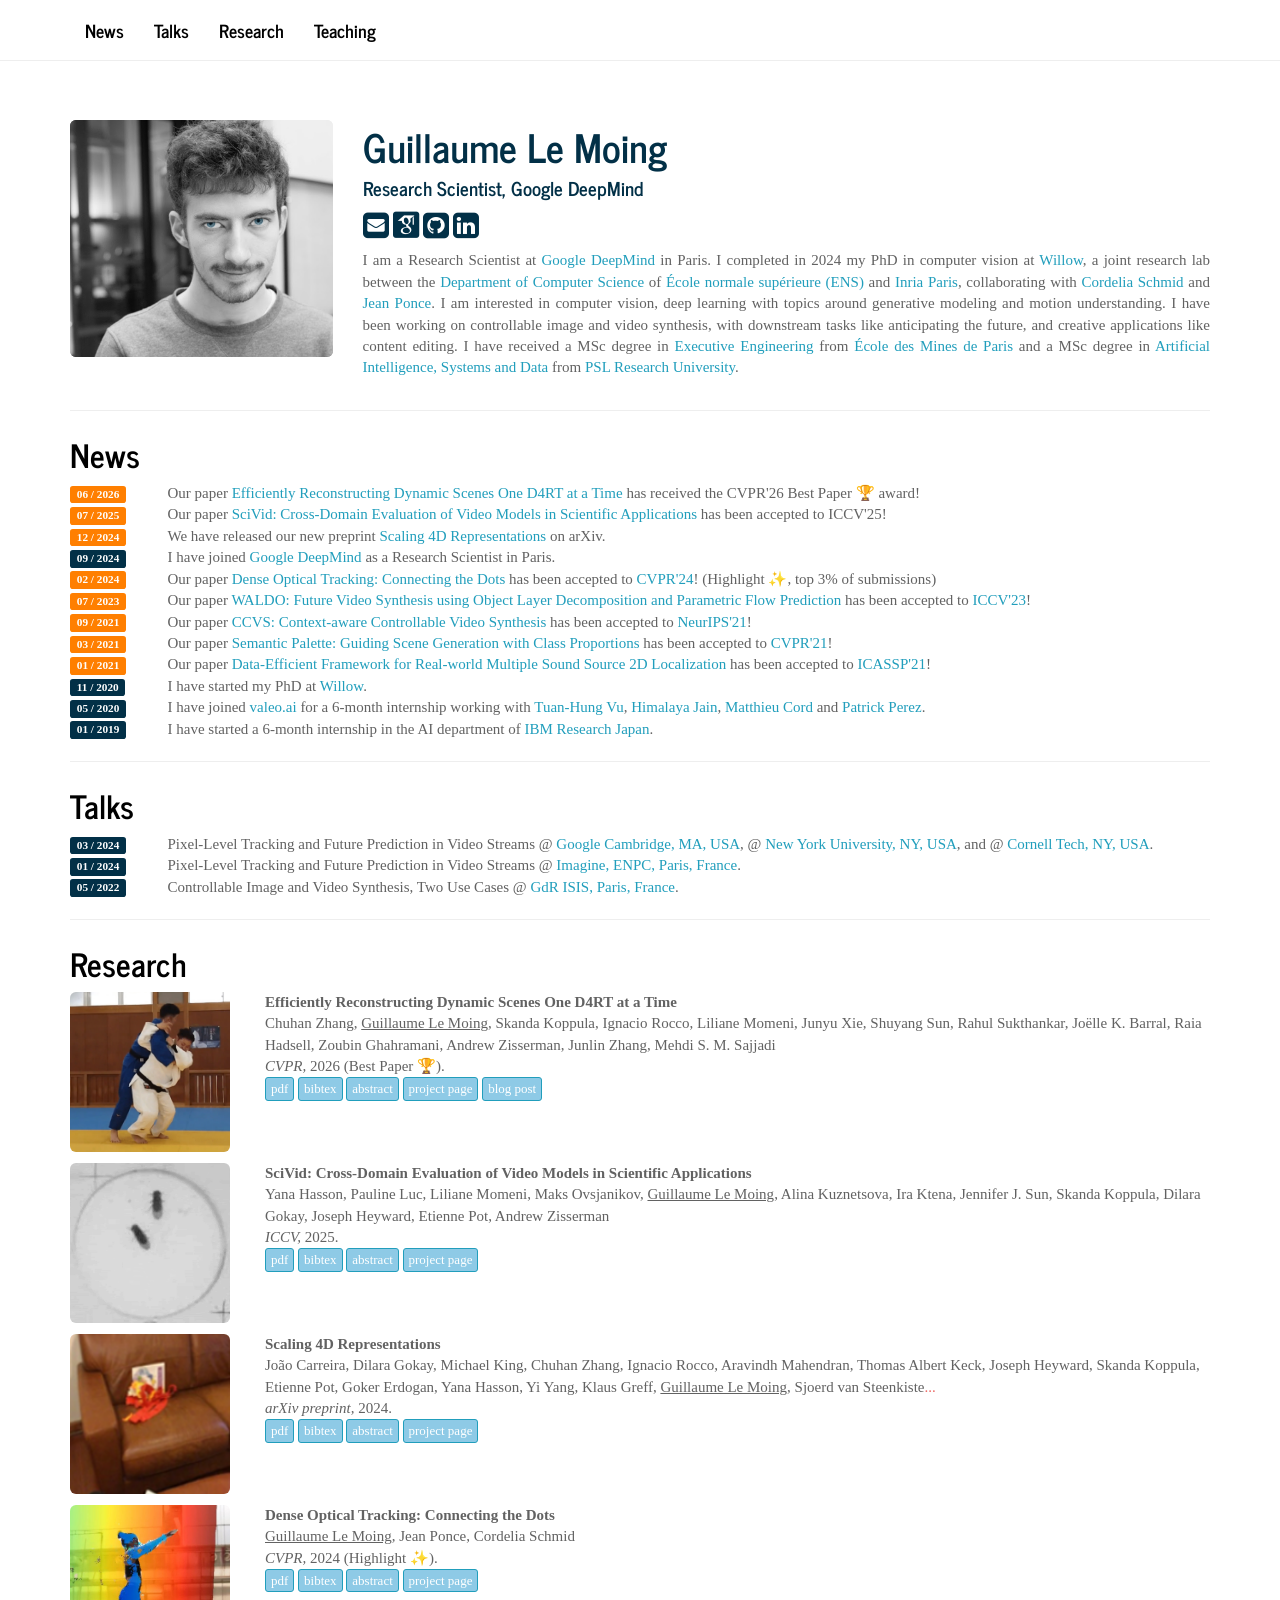
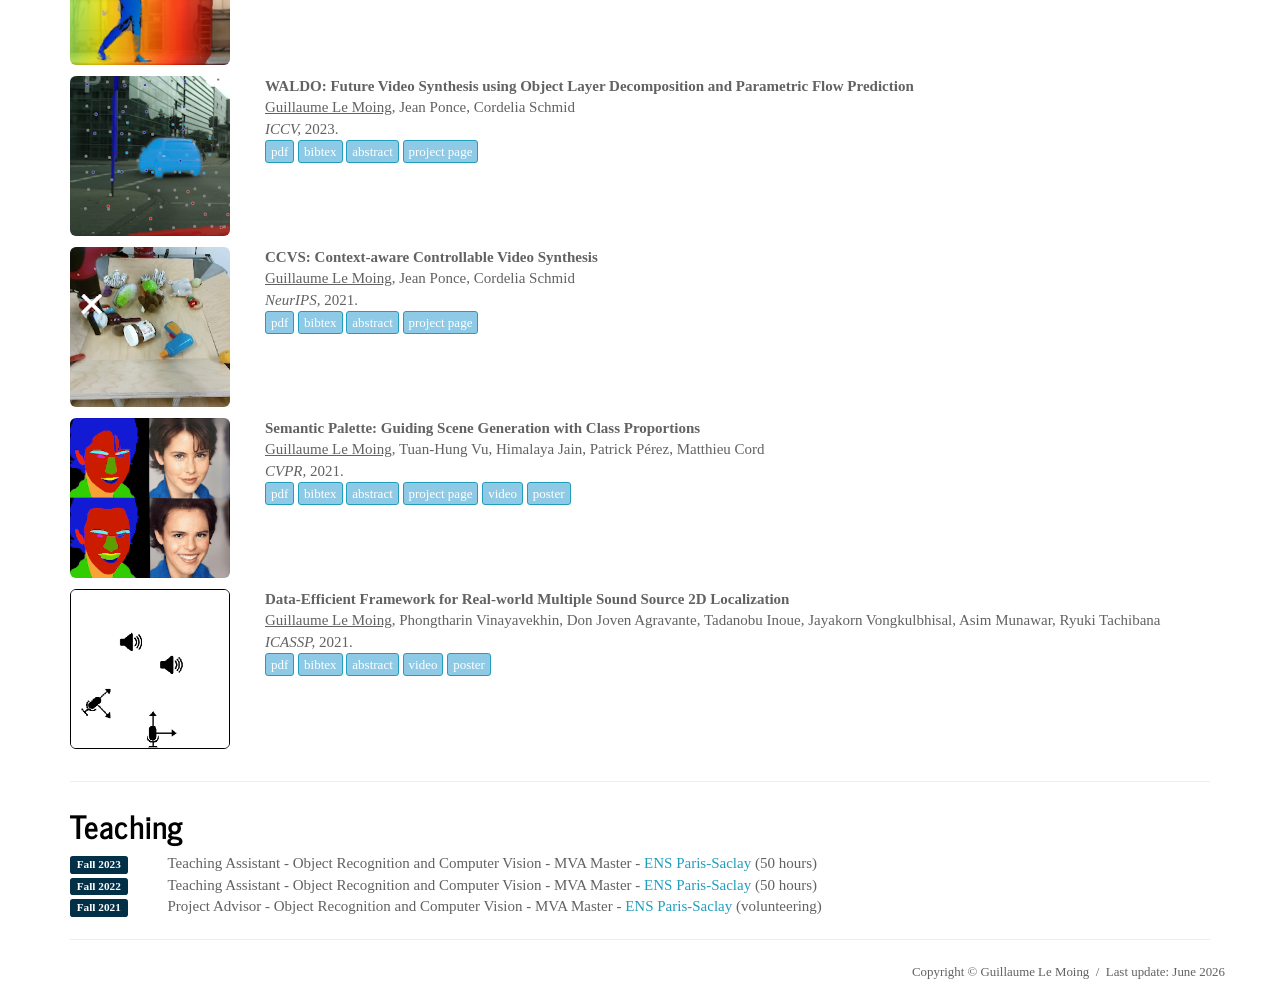
<file: index.html>
<!DOCTYPE html>
<html lang="en">
<head>
    <meta charset="utf-8">
    <meta http-equiv="X-UA-Compatible" content="IE=edge">
    <meta name="viewport" content="width=device-width, initial-scale=1.0">
    <meta name="google-site-verification" content="4KzcBYeZJxmy7yPLt5xPyZ6CjodeH0ruVhm-spZCbaw"/>
    <title>Guillaume Le Moing</title>

    <link rel='icon' href='favicon.ico' type='image/x-icon'>
    <link href="./css/bootstrap.min.css" rel="stylesheet">
    <link rel="stylesheet" href="./assets/academicons/css/academicons.css"/>
    <link rel="stylesheet" href="./assets/font-awesome-4.7.0/css/font-awesome.min.css"/>
    <script async defer src="https://buttons.github.io/buttons.js"></script>
</head>

<body>

<!-- Navigation bar -->
<div class="navbar navbar-default  navbar-fixed-top bg-info">
    <div class="container">
        <div class="navbar-header">

            <button class="navbar-toggle" type="button" data-toggle="collapse" data-target="#navbar-main">
                <span class="icon-bar"></span>
                <span class="icon-bar"></span>
                <span class="icon-bar"></span>
            </button>
        </div>
        <div class="navbar-collapse collapse" id="navbar-main">

            <ul class="nav navbar-nav navbar-left">
                <li><a href="#news">News</a></li>
                <li><a href="#talks">Talks</a></li>
                <li><a href="#research">Research</a></li>
                <li><a href="#teaching">Teaching</a></li>
            </ul>
        </div>
    </div>
</div>

<!-- end of navigation bar -->

<div style="height:80px;"></div>
<div style="height:40px;"></div>

<!-- CONTENTS -->
<div class="container">
    <!-- Aboutme -->
    <!--<div id="aboutme"></div> -->
    <div class="row">
        <div class="col-md-3">
            <a class="thumbnail" id="face">
                <img src="./content/thumbnail.png" alt="Guillaume Le Moing" class="img-rounded">
                <span class="thumbnail-overlay-open">
                    <img src="./content/media/thumbnail-overlay-open.png" alt="overlay-open" class="img-rounded" id="open">
                </span>
                <span class="thumbnail-follow">
                    <img src="./content/media/thumbnail-follow.png" alt="overlay-follow" id="follow">
                </span>
                <span class="thumbnail-overlay-close" id="overlay-close">
                    <img src="./content/media/thumbnail-overlay-close.png" alt="overlay-close">
                </span>

            </a>

        </div>

        <div class="col-md-9">
            <h1 class="text-info">Guillaume Le Moing</h1>
            <h4 class="text-info">Research Scientist, Google DeepMind</h4>
            <h5>
                <a href="mailto:16lemoing@gmail.com" class="text-info" title="e-Mail"><i
                        class="fa fa-envelope-square fa-2x"></i></a>
                <a href="https://scholar.google.com/citations?user=rrOyAscAAAAJ" class="text-info"
                   title="Google Scholar"><i class="ai ai-google-scholar-square ai-2x"></i></a>
                <a href="https://github.com/16lemoing" class="text-info" title="GitHub"><i
                        class="fa fa-github-square fa-2x"></i></a>
                <a href="https://www.linkedin.com/in/guillaume-le-moing-ab7706142/" class="text-info"
                   title="LinkedIn"><i class="fa fa-linkedin-square fa-2x"></i></a>
            </h5>
            <p align="justify">
                I am a Research Scientist at <a href="https://deepmind.google/">Google DeepMind</a> in Paris. I completed in 2024 my PhD in computer vision at <a href="https://www.di.ens.fr/willow">Willow</a>, a joint
                research
                lab between the <a href="https://www.di.ens.fr">Department of Computer Science</a> of <a
                    href="https://www.ens.fr">&Eacute;cole normale sup&eacute;rieure (ENS)</a> and <a
                    href="https://www.inria.fr/">Inria Paris</a>, collaborating with <a
                    href="https://www.di.ens.fr/willow/people_webpages/cordelia/">Cordelia Schmid</a> and <a
                    href="https://www.di.ens.fr/~ponce/">Jean Ponce</a>. I am interested in computer vision, deep learning with topics around generative
                modeling and motion understanding. I have been working on controllable image and video synthesis, with downstream tasks like
                anticipating the future, and creative applications like content editing. I have received a MSc degree in <a
                    href="https://mines-paristech.eu/Academics/Master-degree/Master-s-degree-in-science-executive-engineering/Presentation/">Executive
                Engineering</a> from <a href="https://www.minesparis.psl.eu/">&Eacute;cole des Mines de Paris</a> and a MSc degree in <a
                    href="https://www.lamsade.dauphine.fr/wp/iasd/en/">Artificial Intelligence, Systems and Data</a> from <a
                    href="https://psl.eu/">PSL Research University</a>.
            </p>
        </div>
    </div> <!-- end of Aboutme -->

    <hr>

    <!-- News header-->
    <div class="row" id="news" style="padding-top:60px; margin-top:-60px;">
        <div class="col-md-12">
            <h2>News</h2>
        </div>
    </div>
    <!-- End news header -->

    <!-- CVPR 2026 -->
    <div class="row">
        <div class="col-sm-1 col-md-1">
            <span class="label label-4">06 / 2026</span>
        </div>
        <div class="col-sm-11 col-md-11">
            Our paper <a href="https://arxiv.org/abs/2512.08924">Efficiently Reconstructing Dynamic Scenes One D4RT at a Time</a> has received the CVPR'26 Best Paper 🏆 award!
        </div>
    </div>

    <!-- ICCV 2025 -->
    <div class="row">
        <div class="col-sm-1 col-md-1">
            <span class="label label-4">07 / 2025</span>
        </div>
        <div class="col-sm-11 col-md-11">
            Our paper <a href="https://arxiv.org/abs/2507.03578">SciVid: Cross-Domain Evaluation of Video Models in Scientific Applications</a> has been accepted to ICCV'25!
        </div>
    </div>

    <!-- arXiv 2024 -->
    <div class="row">
        <div class="col-sm-1 col-md-1">
            <span class="label label-4">12 / 2024</span>
        </div>
        <div class="col-sm-11 col-md-11">
            We have released our new preprint <a href="https://arxiv.org/pdf/2412.15212">Scaling 4D Representations</a> on arXiv.
        </div>
    </div>
    
    <!-- GDM 2024 -->
    <div class="row">
        <div class="col-sm-1 col-md-1">
            <span class="label label-3">09 / 2024</span>
        </div>
        <div class="col-sm-11 col-md-11">
            I have joined <a href="https://deepmind.google/">Google DeepMind</a> as a Research Scientist in Paris.
        </div>
    </div>

    <!-- CVPR 2024 -->
    <div class="row">
        <div class="col-sm-1 col-md-1">
            <span class="label label-4">02 / 2024</span>
        </div>
        <div class="col-sm-11 col-md-11">
            Our paper <a href="https://arxiv.org/abs/2312.00786">Dense Optical Tracking: Connecting the Dots</a> has been accepted to <a
                href="https://cvpr.thecvf.com/">CVPR'24</a>! (Highlight &#10024;, top 3% of submissions) <!-- 324 / 11,532 -->
        </div>
    </div>

    <!-- ICCV 2023 -->
    <div class="row">
        <div class="col-sm-1 col-md-1">
            <span class="label label-4">07 / 2023</span>
        </div>
        <div class="col-sm-11 col-md-11">
            Our paper <a href="https://arxiv.org/abs/2211.14308">WALDO: Future Video Synthesis using Object Layer Decomposition and Parametric Flow
            Prediction</a> has been accepted to <a
                href="https://iccv2023.thecvf.com/">ICCV'23</a>!
        </div>
    </div>

    <!-- NeurIPS 2021 -->
    <div class="row">
        <div class="col-sm-1 col-md-1">
            <span class="label label-4">09 / 2021</span>
        </div>
        <div class="col-sm-11 col-md-11">
            Our paper <a href="https://arxiv.org/abs/2107.08037">CCVS: Context-aware Controllable Video Synthesis</a> has been accepted to <a
                href="https://nips.cc/Conferences/2021/">NeurIPS'21</a>!
        </div>
    </div>

    <!-- CVPR 2021 -->
    <div class="row">
        <div class="col-sm-1 col-md-1">
            <span class="label label-4">03 / 2021</span>
        </div>
        <div class="col-sm-11 col-md-11">
            Our paper <a href="https://arxiv.org/abs/2106.01629">Semantic Palette: Guiding Scene Generation with Class
            Proportions</a> has been accepted to <a href="http://cvpr2021.thecvf.com/">CVPR'21</a>!
        </div>
    </div>

    <!-- ICASSP 2021 -->
    <div class="row">
        <div class="col-sm-1 col-md-1">
            <span class="label label-4">01 / 2021</span>
        </div>
        <div class="col-sm-11 col-md-11">
            Our paper <a href="https://arxiv.org/abs/2012.05533">Data-Efficient Framework for Real-world Multiple Sound
            Source 2D Localization</a> has been accepted to <a href="https://2021.ieeeicassp.org/">ICASSP'21</a>!
        </div>
    </div>

    <!-- Willow thesis -->
    <div class="row">
        <div class="col-sm-1 col-md-1">
            <span class="label label-3">11 / 2020</span>
        </div>
        <div class="col-sm-11 col-md-11">
            I have started my PhD at <a href="https://www.di.ens.fr/willow">Willow</a>.
        </div>
    </div>

    <!-- Valeo internship -->
    <div class="row">
        <div class="col-sm-1 col-md-1">
            <span class="label label-3">05 / 2020</span>
        </div>
        <div class="col-sm-11 col-md-11">
            I have joined <a href="https://www.valeo.com/en/valeo-ai/">valeo.ai</a> for a 6-month internship working with <a href="https://tuanhungvu.github.io/">Tuan-Hung
            Vu</a>, <a
                href="https://himalayajain.github.io/">Himalaya Jain</a>, <a href="https://webia.lip6.fr/~cord/">Matthieu
            Cord</a> and <a href="https://ptrckprz.github.io/">Patrick Perez</a>.
        </div>
    </div>

    <!-- IBM internship -->
    <div class="row">
        <div class="col-sm-1 col-md-1">
            <span class="label label-3">01 / 2019</span>
        </div>
        <div class="col-sm-11 col-md-11">
            I have started a 6-month internship in the AI department of <a href="https://www.research.ibm.com/labs/tokyo/">IBM
            Research Japan</a>.
        </div>
    </div>

    <!-- end of news -->
    <hr>

    <!-- Talks header-->
    <div class="row" id="talks" style="padding-top:60px; margin-top:-60px;">
        <div class="col-md-12">
            <h2>Talks</h2>
        </div>
    </div>
    <!-- End talks header -->

    <!-- Google Cambridge 2024 -->
    <div class="row">
        <div class="col-sm-1 col-md-1">
            <span class="label label-3">03 / 2024</span>
        </div>
        <div class="col-sm-11 col-md-11">
            Pixel-Level Tracking and Future Prediction in Video Streams @ <a href="https://research.google/">Google Cambridge, MA, USA</a>, @ <a href="https://cds.nyu.edu/">New York University, NY, USA</a>, and @ <a href="https://tech.cornell.edu/">Cornell Tech, NY, USA</a>.
        </div>
    </div>

    <!-- ENPC 2024 -->
    <div class="row">
        <div class="col-sm-1 col-md-1">
            <span class="label label-3">01 / 2024</span>
        </div>
        <div class="col-sm-11 col-md-11">
            Pixel-Level Tracking and Future Prediction in Video Streams @ <a href="https://imagine-lab.enpc.fr/">Imagine, ENPC, Paris, France</a>.
        </div>
    </div>

    <!-- GdrIsis 2022 -->
    <div class="row">
        <div class="col-sm-1 col-md-1">
            <span class="label label-3">05 / 2022</span>
        </div>
        <div class="col-sm-11 col-md-11">
            Controllable Image and Video Synthesis, Two Use Cases @ <a href="http://intranet.gdr-isis.fr/">GdR ISIS, Paris, France</a>.
        </div>
    </div>

    <!-- end of talks -->
    <hr>

    <!-- Research -->
    <div class="row" id="research" style="padding-top:60px; margin-top:-60px;">
        <div class="col-md-12">
            <h2>Research</h2>

            <!-- CVPR'26 -->
            <div class="row">
                <div onmouseout="d4rt_stop()" onmouseover="d4rt_start()">
                    <div class="col-xs-6 col-sm-4 col-md-2">
                        <div class="one">
                            <div class="two" id='d4rt_image'>
                                <img src='./content/d4rt_after.gif' style="width:100%; height:100%; object-fit: cover;" class="img-rounded">
                            </div>
                            <img src='./content/d4rt_before.png' width="160" class="img-rounded">
                        </div>
                        <script type="text/javascript">
                            function d4rt_start() {
                                document.getElementById('d4rt_image').style.opacity = "1";
                            }

                            function d4rt_stop() {
                                document.getElementById('d4rt_image').style.opacity = "0";
                            }

                            d4rt_stop()
                        </script>
                    </div>
                </div>
                <div class="col-xs-6 col-sm-8 col-md-10">
                    <strong>Efficiently Reconstructing Dynamic Scenes One D4RT at a Time</strong> </br>
                    Chuhan Zhang, <u>Guillaume Le Moing</u>, Skanda Koppula, Ignacio Rocco, Liliane Momeni, Junyu Xie, Shuyang Sun, Rahul Sukthankar, Joëlle K. Barral, Raia Hadsell, Zoubin Ghahramani, Andrew Zisserman, Junlin Zhang, Mehdi S. M. Sajjadi<br>
                    <em>CVPR, </em> 2026 (Best Paper 🏆).<br>
                    <a href="https://arxiv.org/abs/2512.08924">
                        <button type="button" class="btn btn-primary btn-xs">pdf</button>
                    </a>
                    <button type="button" class="btn btn-primary btn-xs" data-toggle="collapse" data-target="#bibtex8">
                        bibtex
                    </button>
                    <div id="bibtex8" class="collapse">
      <pre><tt>@inproceedings{zhang2025d4rt,
  title     = {Efficiently Reconstructing Dynamic Scenes One D4RT at a Time},
  author    = {Zhang, Chuhan and Le Moing, Guillaume and Koppula, Skanda and Rocco, Ignacio and Momeni, Liliane and Xie, Junyu and Sun, Shuyang and Sukthankar, Rahul and Barral, Jo{\"e}lle K. and Hadsell, Raia and Ghahramani, Zoubin and Zisserman, Andrew and Zhang, Junlin and Sajjadi, Mehdi S. M.},
  booktitle = {CVPR},
  year      = {2026}
}</tt></pre>
                    </div>
                    <button type="button" class="btn btn-primary btn-xs" data-toggle="collapse"
                            data-target="#abstract8">abstract
                    </button>
                    <div id="abstract8" class="collapse">
                        <p style="text-align: justify;">
                            Understanding and reconstructing the complex geometry and motion of dynamic scenes from video remains a formidable challenge in computer vision. This paper introduces D4RT, a simple yet powerful feedforward model designed to efficiently solve this task. D4RT utilizes a unified transformer architecture to jointly infer depth, spatio-temporal correspondence, and full camera parameters from a single video. Its core innovation is a novel querying mechanism that sidesteps the heavy computation of dense, per-frame decoding and the complexity of managing multiple, task-specific decoders. Our decoding interface allows the model to independently and flexibly probe the 3D position of any point in space and time. The result is a lightweight and highly scalable method that enables remarkably efficient training and inference. We demonstrate that our approach sets a new state of the art, outperforming previous methods across a wide spectrum of 4D reconstruction tasks. 
                        </p>
                    </div>
                    <a href="https://d4rt-paper.github.io/">
                        <button type="button" class="btn btn-primary btn-xs">project page</button>
                    </a>
                    <a href="https://deepmind.google/blog/d4rt-teaching-ai-to-see-the-world-in-four-dimensions/">
                        <button type="button" class="btn btn-primary btn-xs">blog post</button>
                    </a>
                </div>
            </div>
            <!-- end of CVPR'26 -->

            <!-- ICCV'25 -->
            <div class="row">
                <div onmouseout="scivid_stop()" onmouseover="scivid_start()">
                    <div class="col-xs-6 col-sm-4 col-md-2">
                        <div class="one">
                            <div class="two" id='scivid_image'>
                                <img src='./content/scivid_after.gif' style="width:100%; height:100%; object-fit: cover;" class="img-rounded">
                            </div>
                            <img src='./content/scivid_before.png' width="160" class="img-rounded">
                        </div>
                        <script type="text/javascript">
                            function scivid_start() {
                                document.getElementById('scivid_image').style.opacity = "1";
                            }

                            function scivid_stop() {
                                document.getElementById('scivid_image').style.opacity = "0";
                            }

                            scivid_stop()
                        </script>
                    </div>
                </div>
                <div class="col-xs-6 col-sm-8 col-md-10">
                    <strong>SciVid: Cross-Domain Evaluation of Video Models in Scientific Applications</strong> </br>
                    Yana Hasson, Pauline Luc, Liliane Momeni, Maks Ovsjanikov, <u>Guillaume Le Moing</u>, Alina Kuznetsova, Ira Ktena, Jennifer J. Sun, Skanda Koppula, Dilara Gokay, Joseph Heyward, Etienne Pot, Andrew Zisserman<br>
                    <em>ICCV, </em> 2025.<br>
                    <a href="https://arxiv.org/abs/2507.03578">
                        <button type="button" class="btn btn-primary btn-xs">pdf</button>
                    </a>
                    <button type="button" class="btn btn-primary btn-xs" data-toggle="collapse" data-target="#bibtex7">
                        bibtex
                    </button>
                    <div id="bibtex7" class="collapse">
      <pre><tt>@inproceedings{hasson2025scivid,
  title     = {{SCIVID}: Cross-Domain Evaluation of Video Models in Scientific Applications},
  author    = {Hasson, Yana and Luc, Pauline and Momeni, Liliane and Ovsjanikov, Maks and Le Moing, Guillaume and Kuznetsova, Alina and Ktena, Ira and Sun, Jennifer J. and Koppula, Skanda and Gokay, Dilara and Heyward, Joseph and Pot, Etienne and Zisserman, Andrew},
  booktitle = {ICCV},
  year      = {2025}
}</tt></pre>
                    </div>
                    <button type="button" class="btn btn-primary btn-xs" data-toggle="collapse"
                            data-target="#abstract7">abstract
                    </button>
                    <div id="abstract7" class="collapse">
                        <p style="text-align: justify;">
                            In recent years, there has been a proliferation of spatiotemporal foundation models in different scientific disciplines. While promising, these models are often domain-specific and are only assessed within the particular applications for which they are designed. Given that many tasks can be represented as video modeling problems, video foundation models (ViFMs) hold considerable promise as general-purpose domain-agnostic approaches. However, it is not known whether the knowledge acquired on large-scale but potentially out-of-domain data can be effectively transferred across diverse scientific disciplines, and if a single, pretrained ViFM can be competitive with domain-specific baselines. To address this, we introduce SciVid, a comprehensive benchmark comprising five *Sci*entific *Vid*eo tasks, across medical computer vision, animal behavior, and weather forecasting. We adapt six leading ViFMs to SciVid using simple trainable readout modules, establishing strong baselines and demonstrating the potential for effective transfer learning. Specifically, we show that state-of-the-art results can be obtained in several applications by leveraging the general-purpose representations from ViFM backbones. Furthermore, our results reveal the limitations of existing ViFMs, and highlight opportunities for the development of generalizable models for high-impact scientific applications. We release our code at this https URL to facilitate further research in the development of ViFMs.
                        </p>
                    </div>
                    <a href="https://github.com/google-deepmind/scivid">
                        <button type="button" class="btn btn-primary btn-xs">project page</button>
                    </a>
                </div>
            </div>
            <!-- end of ICCV'25 -->

            <!-- arXiv'24 -->
            <div class="row">
                <div onmouseout="scaling4d_stop()" onmouseover="scaling4d_start()">
                    <div class="col-xs-6 col-sm-4 col-md-2">
                        <div class="one">
                            <div class="two" id='scaling4d_image'>
                                <img src='./content/4ds_after.gif' style="width:100%; height:100%; object-fit: cover;" class="img-rounded">
                            </div>
                            <img src='./content/4ds_before.png' width="160" class="img-rounded">
                        </div>
                        <script type="text/javascript">
                            function scaling4d_start() {
                                document.getElementById('scaling4d_image').style.opacity = "1";
                            }

                            function scaling4d_stop() {
                                document.getElementById('scaling4d_image').style.opacity = "0";
                            }

                            scaling4d_stop()
                        </script>
                    </div>
                </div>
                <div class="col-xs-6 col-sm-8 col-md-10">
                    <strong>Scaling 4D Representations</strong> </br>
                    João Carreira, Dilara Gokay, Michael King, Chuhan Zhang, Ignacio Rocco, Aravindh Mahendran, Thomas Albert Keck, Joseph Heyward, Skanda Koppula, Etienne Pot, Goker Erdogan, Yana Hasson, Yi Yang, Klaus Greff, <u>Guillaume Le Moing</u>, Sjoerd van Steenkiste<span id="dots6" style="cursor:pointer; text-decoration: none;" class="text-primary" onclick="document.getElementById('more-authors6').style.display='inline'; this.style.display='none';">...</span><span id="more-authors6" style="display:none;">, Daniel Zoran, Drew A. Hudson, Pedro Vélez, Luisa Polanía, Luke Friedman, Chris Duvarney, Ross Goroshin, Kelsey Allen, Jacob Walker, Rishabh Kabra, Eric Aboussouan, Jennifer Sun, Thomas Kipf, Carl Doersch, Viorica Pătrăucean, Dima Damen, Pauline Luc, Mehdi S. M. Sajjadi, Andrew Zisserman</span><br>
                    <em>arXiv preprint, </em> 2024.<br>
                    <a href="https://arxiv.org/pdf/2412.15212">
                        <button type="button" class="btn btn-primary btn-xs">pdf</button>
                    </a>
                    <button type="button" class="btn btn-primary btn-xs" data-toggle="collapse" data-target="#bibtex6">
                        bibtex
                    </button>
                    <div id="bibtex6" class="collapse">
      <pre><tt>@article{carreira2024scaling,
  title   = {Scaling 4D Representations},
  author  = {Jo\~ao Carreira and Dilara Gokay and Michael King and Chuhan Zhang and Ignacio Rocco and Aravindh Mahendran and Thomas Albert Keck and Joseph Heyward and Skanda Koppula and Etienne Pot and Goker Erdogan and Yana Hasson and Yi Yang and Klaus Greff and Guillaume Le Moing and Sjoerd van Steenkiste and Daniel Zoran and Drew A. Hudson and Pedro V\'elez and Luisa Polan\'ia and Luke Friedman and Chris Duvarney and Ross Goroshin and Kelsey Allen and Jacob Walker and Rishabh Kabra and Eric Aboussouan and Jennifer Sun and Thomas Kipf and Carl Doersch and Viorica P\v{a}tr\v{a}ucean and Dima Damen and Pauline Luc and Mehdi S. M. Sajjadi and Andrew Zisserman},
  journal = {arXiv preprint},
  year    = {2024}
}</tt></pre>
                    </div>
                    <button type="button" class="btn btn-primary btn-xs" data-toggle="collapse"
                            data-target="#abstract6">abstract
                    </button>
                    <div id="abstract6" class="collapse">
                        <p style="text-align: justify;">
                            Scaling has not yet been convincingly demonstrated for pure self-supervised learning from video. However, prior work has focused evaluations on semantic-related tasks – action classification, ImageNet classification, etc. In this paper we focus on evaluating self-supervised learning on non-semantic vision tasks that are more spatial (3D) and temporal (+1D = 4D), such as camera pose estimation, point and object tracking, and depth estimation. We show that by learning from very large video datasets, masked auto-encoding (MAE) with transformer video models actually scales, consistently improving performance on these 4D tasks, as model size increases from 20M all the way to the largest by far reported self-supervised video model – 22B parameters. Rigorous apples-to-apples comparison with many recent image and video models demonstrates the benefits of scaling 4D representations.
                        </p>
                    </div>
                    <a href="https://github.com/google-deepmind/representations4d">
                        <button type="button" class="btn btn-primary btn-xs">project page</button>
                    </a>
                </div>
            </div>
            <!-- end of arXiv'24 -->

            <!-- arXiv'23 -->
            <div class="row">
                <div onmouseout="arxiv23_stop()" onmouseover="arxiv23_start()">
                    <div class="col-xs-6 col-sm-4 col-md-2">
                        <div class="one">
                            <div class="two" id='arxiv23_image'>
                                <video width=100% height=100% muted autoplay loop class="img-rounded">
                                    <source src="./content/arxiv23_after.mp4" type="video/mp4">
                                    Your browser does not support the video tag.
                                </video>
                            </div>
                            <img src='./content/arxiv23_before.png' width="160" class="img-rounded">
                        </div>
                        <script type="text/javascript">
                            function arxiv23_start() {
                                document.getElementById('arxiv23_image').style.opacity = "1";
                            }

                            function arxiv23_stop() {
                                document.getElementById('arxiv23_image').style.opacity = "0";
                            }

                            arxiv23_stop()
                        </script>
                    </div>
                </div>
                <div class="col-xs-6 col-sm-8 col-md-10">
                    <strong>Dense Optical Tracking: Connecting the Dots</strong> </br>
                    <u>Guillaume Le Moing</u>, Jean Ponce, Cordelia Schmid<br>
                    <em>CVPR, </em> 2024 (Highlight &#10024;).<br>
                    <a href="https://arxiv.org/abs/2312.00786">
                        <button type="button" class="btn btn-primary btn-xs">pdf</button>
                    </a>
                    <button type="button" class="btn btn-primary btn-xs" data-toggle="collapse" data-target="#bibtex5">
                        bibtex
                    </button>
                    <div id="bibtex5" class="collapse">
      <pre><tt>@inproceedings{lemoing2024dense,
  title     = {Dense Optical Tracking: Connecting the Dots},
  author    = {Guillaume Le Moing and Jean Ponce and Cordelia Schmid},
  booktitle = {CVPR},
  year      = {2024}
}</tt></pre>
                    </div>
                    <button type="button" class="btn btn-primary btn-xs" data-toggle="collapse"
                            data-target="#abstract5">abstract
                    </button>
                    <div id="abstract5" class="collapse">
                        <p style="text-align: justify;">
                            Recent approaches to point tracking are able to recover the trajectory of any scene point through a large portion of a video despite
                            the presence of occlusions. They are, however, too slow in practice to track every point observed in a single frame in a reasonable
                            amount of time. This paper introduces DOT, a novel, simple and efficient method for solving this problem. It first extracts a
                            small set of tracks from key regions at motion boundaries using an off-the-shelf point tracking algorithm. Given source and target
                            frames, DOT then computes rough initial estimates of a dense flow field and visibility mask through nearest-neighbor interpolation,
                            before refining them using a learnable optical flow estimator that explicitly handles occlusions and can be trained on synthetic
                            data with ground-truth correspondences. We show that DOT is significantly more accurate than current optical flow techniques,
                            outperforms sophisticated "universal" trackers like OmniMotion, and is on par with, or better than, the best point tracking
                            algorithms like CoTracker while being at least two orders of magnitude faster. Quantitative and qualitative experiments with
                            synthetic and real videos validate the promise of the proposed approach. Code, data, and videos showcasing the capabilities of our
                            approach are available in the project webpage.
                        </p>
                    </div>
                    <a href="dot">
                        <button type="button" class="btn btn-primary btn-xs">project page</button>
                    </a>
                </div>
            </div>
            <!-- end of arXiv'23 -->

            <!-- arXiv'22 -->
            <div class="row">
                <div onmouseout="arxiv22_stop()" onmouseover="arxiv22_start()">
                    <div class="col-xs-6 col-sm-4 col-md-2">
                        <div class="one">
                            <div class="two" id='arxiv22_image'>
                                <video width=100% height=100% muted autoplay loop class="img-rounded">
                                    <source src="./content/arxiv22_after.mp4" type="video/mp4">
                                    Your browser does not support the video tag.
                                </video>
                            </div>
                            <img src='./content/arxiv22_before.png' width="160" class="img-rounded">
                        </div>
                        <script type="text/javascript">
                            function arxiv22_start() {
                                document.getElementById('arxiv22_image').style.opacity = "1";
                            }

                            function arxiv22_stop() {
                                document.getElementById('arxiv22_image').style.opacity = "0";
                            }

                            arxiv22_stop()
                        </script>
                    </div>
                </div>
                <div class="col-xs-6 col-sm-8 col-md-10">
                    <strong>WALDO: Future Video Synthesis using Object Layer Decomposition and Parametric Flow Prediction</strong> </br>
                    <u>Guillaume Le Moing</u>, Jean Ponce, Cordelia Schmid<br>
                    <em>ICCV, </em> 2023.<br>
                    <a href="https://arxiv.org/abs/2211.14308">
                        <button type="button" class="btn btn-primary btn-xs">pdf</button>
                    </a>
                    <button type="button" class="btn btn-primary btn-xs" data-toggle="collapse" data-target="#bibtex4">
                        bibtex
                    </button>
                    <div id="bibtex4" class="collapse">
    <pre><tt>@inproceedings{lemoing2022waldo,
  title     = {{WALDO}: Future Video Synthesis using Object Layer Decomposition and Parametric Flow Prediction},
  author    = {Guillaume Le Moing and Jean Ponce and Cordelia Schmid},
  booktitle = {ICCV},
  year      = {2023}
}</tt></pre>
                    </div>
                    <button type="button" class="btn btn-primary btn-xs" data-toggle="collapse"
                            data-target="#abstract4">abstract
                    </button>
                    <div id="abstract4" class="collapse">
                        <p style="text-align: justify;">
                            This paper presents WALDO (WArping Layer-Decomposed Objects), a novel approach to the prediction of future video frames from past
                            ones. Individual images are decomposed into multiple layers combining object masks and a small set of control points. The layer
                            structure is shared across all frames in each video to build dense inter-frame connections. Complex scene motions are modeled by
                            combining parametric geometric transformations associated with individual layers, and video synthesis is broken down into
                            discovering the layers associated with past frames, predicting the corresponding transformations for upcoming ones and warping the
                            associated object regions accordingly, and filling in the remaining image parts. Extensive experiments on multiple benchmarks
                            including urban videos (Cityscapes and KITTI) and videos featuring nonrigid motions (UCF-Sports and H3.6M), show that our method
                            consistently outperforms the state of the art by a significant margin in every case. Code, pretrained models, and video samples
                            synthesized by our approach can be found in the project webpage.
                        </p>
                    </div>
                    <a href="waldo">
                        <button type="button" class="btn btn-primary btn-xs">project page</button>
                    </a>
                </div>
            </div>
            <!-- end of arXiv'22 -->

            <!-- arXiv'21 -->
            <div class="row">
                <div onmouseout="neurips21_stop()" onmouseover="neurips21_start()">
                    <div class="col-xs-6 col-sm-4 col-md-2">
                        <div class="one">
                            <div class="two" id='neurips21_image'>
                                <video width=100% height=100% muted autoplay loop class="img-rounded">
                                    <source src="./content/neurips21_after.mp4" type="video/mp4">
                                    Your browser does not support the video tag.
                                </video>
                            </div>
                            <img src='./content/neurips21_before.png' width="160" class="img-rounded">
                        </div>
                        <script type="text/javascript">
                            function neurips21_start() {
                                document.getElementById('neurips21_image').style.opacity = "1";
                            }

                            function neurips21_stop() {
                                document.getElementById('neurips21_image').style.opacity = "0";
                            }

                            neurips21_stop()
                        </script>
                    </div>
                </div>
                <div class="col-xs-6 col-sm-8 col-md-10">
                    <strong>CCVS: Context-aware Controllable Video Synthesis</strong> </br>
                    <u>Guillaume Le Moing</u>, Jean Ponce, Cordelia Schmid<br>
                    <em>NeurIPS, </em> 2021.<br>
                    <a href="https://arxiv.org/abs/2107.08037">
                        <button type="button" class="btn btn-primary btn-xs">pdf</button>
                    </a>
                    <button type="button" class="btn btn-primary btn-xs" data-toggle="collapse" data-target="#bibtex3">
                        bibtex
                    </button>
                    <div id="bibtex3" class="collapse">
    <pre><tt>@inproceedings{lemoing2021ccvs,
  title     = {{CCVS}: Context-aware Controllable Video Synthesis},
  author    = {Guillaume Le Moing and Jean Ponce and Cordelia Schmid},
  booktitle = {NeurIPS},
  year      = {2021}
}</tt></pre>
                    </div>
                    <button type="button" class="btn btn-primary btn-xs" data-toggle="collapse"
                            data-target="#abstract3">abstract
                    </button>
                    <div id="abstract3" class="collapse">
                        <p style="text-align: justify;">
                            This presentation introduces a self-supervised learning approach to the synthesis of new video clips from old ones, with several new
                            key elements for improved spatial resolution and realism: It conditions the synthesis process on contextual information for temporal
                            continuity and ancillary information for fine control. The prediction model is doubly autoregressive, in the latent space of an
                            autoencoder for forecasting, and in image space for updating contextual information, which is also used to enforce spatio-temporal
                            consistency through a learnable optical flow module. Adversarial training of the autoencoder in the appearance and temporal domains
                            is used to further improve the realism of its output. A quantizer inserted between the encoder and the transformer in charge of
                            forecasting future frames in latent space (and its inverse inserted between the transformer and the decoder) adds even more
                            flexibility by affording simple mechanisms for handling multimodal ancillary information for controlling the synthesis process
                            (e.g., a few sample frames, an audio track, a trajectory in image space) and taking into account the intrinsically uncertain nature
                            of
                            the future by allowing multiple predictions. Experiments with an implementation of the proposed approach give very good qualitative
                            and quantitative results on multiple tasks and standard benchmarks.
                        </p>
                    </div>
                    <a href="ccvs">
                        <button type="button" class="btn btn-primary btn-xs">project page</button>
                    </a>
                </div>
            </div>
            <!-- end of arXiv'21 -->


            <!-- CVPR'21 -->
            <div class="row">
                <div onmouseout="cvpr21_stop()" onmouseover="cvpr21_start()">
                    <div class="col-xs-6 col-sm-4 col-md-2">
                        <div class="one">
                            <div class="two" id='cvpr21_image'>
                                <video width=100% height=100% muted autoplay loop class="img-rounded">
                                    <source src="./content/cvpr21_after.mp4" type="video/mp4">
                                    Your browser does not support the video tag.
                                </video>
                            </div>
                            <img src='./content/cvpr21_before.png' width="160" class="img-rounded">
                        </div>
                        <script type="text/javascript">
                            function cvpr21_start() {
                                document.getElementById('cvpr21_image').style.opacity = "1";
                            }

                            function cvpr21_stop() {
                                document.getElementById('cvpr21_image').style.opacity = "0";
                            }

                            cvpr21_stop()
                        </script>
                    </div>
                </div>
                <div class="col-xs-6 col-sm-8 col-md-10">
                    <strong>Semantic Palette: Guiding Scene Generation with Class Proportions</strong> </br>
                    <u>Guillaume Le Moing</u>, Tuan-Hung Vu, Himalaya Jain, Patrick Pérez, Matthieu Cord<br>
                    <em>CVPR, </em> 2021.<br>
                    <a href="https://arxiv.org/abs/2106.01629">
                        <button type="button" class="btn btn-primary btn-xs">pdf</button>
                    </a>
                    <button type="button" class="btn btn-primary btn-xs" data-toggle="collapse" data-target="#bibtex2">
                        bibtex
                    </button>
                    <div id="bibtex2" class="collapse">
    <pre><tt>@inproceedings{lemoing2021palette,
  title     = {Semantic Palette: Guiding Scene Generation with Class Proportions},
  author    = {Guillaume Le Moing and Tuan-Hung Vu and Himalaya Jain and Patrick P{\'e}rez and Matthieu Cord},
  booktitle = {CVPR},
  year      = {2021}
}</tt></pre>
                    </div>
                    <button type="button" class="btn btn-primary btn-xs" data-toggle="collapse"
                            data-target="#abstract2">abstract
                    </button>
                    <div id="abstract2" class="collapse">
                        <p style="text-align: justify;">
                            Despite the recent progress of generative adversarial networks (GANs) at synthesizing photo-realistic images, producing complex
                            urban scenes remains a challenging problem. Previous works break down scene generation into two consecutive phases: unconditional
                            semantic layout synthesis and image synthesis conditioned on layouts. In this work, we propose to condition layout generation as
                            well for higher semantic control: given a vector of class proportions, we generate layouts with matching composition. To this end,
                            we introduce a conditional framework with novel architecture designs and learning objectives, which effectively accommodates class
                            proportions to guide the scene generation process. The proposed architecture also allows partial layout editing with interesting
                            applications. Thanks to the semantic control, we can produce layouts close to the real distribution, helping enhance the whole scene
                            generation process. On different metrics and urban scene benchmarks, our models outperform existing baselines. Moreover, we
                            demonstrate the merit of our approach for data augmentation: semantic segmenters trained on real layout-image pairs along with
                            additional ones generated by our approach outperform models only trained on real pairs.
                        </p>
                    </div>
                    <a href="https://valeoai.github.io/blog/publications/semanticpalette">
                        <button type="button" class="btn btn-primary btn-xs">project page</button>
                    </a>
                    <a href="https://www.youtube.com/watch?v=ejkbaJD4Emk">
                        <button type="button" class="btn btn-primary btn-xs">video</button>
                    </a>
                    <a href="content/cvpr21_poster.pdf">
                        <button type="button" class="btn btn-primary btn-xs">poster</button>
                    </a>
                </div>
            </div>
            <!-- end of CVPR'21 -->


            <!-- ICASSP'21 -->
            <div class="row">
                <div onmouseout="icassp21_stop()" onmouseover="icassp21_start()">
                    <div class="col-xs-6 col-sm-4 col-md-2">
                        <div class="one">
                            <div class="two" id='icassp21_image'>
                                <img src='./content/icassp21_after.png' width="160" class="img-rounded">
                            </div>
                            <img src='./content/icassp21_before.png' width="160" class="img-rounded-border">
                        </div>
                        <script type="text/javascript">
                            function icassp21_start() {
                                document.getElementById('icassp21_image').style.opacity = "1";
                            }

                            function icassp21_stop() {
                                document.getElementById('icassp21_image').style.opacity = "0";
                            }

                            icassp21_stop()
                        </script>
                    </div>
                </div>
                <div class="col-xs-6 col-sm-8 col-md-10">
                    <strong>Data-Efficient Framework for Real-world Multiple Sound Source 2D Localization</strong><br>
                    <u>Guillaume Le Moing</u>, Phongtharin Vinayavekhin, Don Joven Agravante, Tadanobu Inoue, Jayakorn
                    Vongkulbhisal, Asim Munawar, Ryuki Tachibana<br>
                    <em>ICASSP, </em> 2021.<br>
                    <a href="https://arxiv.org/abs/2012.05533">
                        <button type="button" class="btn btn-primary btn-xs">pdf</button>
                    </a>
                    <button type="button" class="btn btn-primary btn-xs" data-toggle="collapse" data-target="#bibtex1">
                        bibtex
                    </button>
                    <div id="bibtex1" class="collapse">
                  <pre><tt>@inproceedings{lemoing2021ssl,
  title     = {Data-Efficient Framework for Real-world Multiple Sound Source 2D Localization},
  author    = {Guillaume Le Moing and Phongtharin Vinayavekhin and Don Joven Agravante and Tadanobu Inoue and Jayakorn Vongkulbhisal and Asim Munawar and Ryuki Tachibana},
  booktitle = {ICASSP},
  year      = {2021}
}</tt></pre>
                    </div>
                    <button type="button" class="btn btn-primary btn-xs" data-toggle="collapse"
                            data-target="#abstract1">abstract
                    </button>
                    <div id="abstract1" class="collapse">
                        <div>
                            Deep neural networks have recently led to promising results for the task of multiple sound
                            source localization. Yet, they require a lot of training data to cover a variety of acoustic
                            conditions and microphone array layouts. One can leverage acoustic simulators to
                            inexpensively generate labeled training data. However, models trained on synthetic data tend
                            to perform poorly with real-world recordings due to the domain mismatch. Moreover, learning
                            for different microphone array layouts makes the task more complicated due to the infinite
                            number of possible layouts. We propose to use adversarial learning methods to close the gap
                            between synthetic and real domains. Our novel ensemble-discrimination method significantly
                            improves the localization performance without requiring any label from the real data.
                            Furthermore, we propose a novel explicit transformation layer to be embedded in the
                            localization architecture. It enables the model to be trained with data from specific
                            microphone array layouts while generalizing well to unseen layouts during inference.
                        </div>
                    </div>
                    <a href="https://www.youtube.com/watch?v=TYntjL-pwSU">
                        <button type="button" class="btn btn-primary btn-xs">video</button>
                    </a>
                    <a href="content/icassp21_poster.pdf">
                        <button type="button" class="btn btn-primary btn-xs">poster</button>
                    </a>
                </div>
            </div>
            <!-- end of ICASSP'21 -->

        </div>
    </div> <!-- end of projects -->

    <hr>

    <!-- Teaching header-->
    <div class="row" id="teaching" style="padding-top:60px; margin-top:-60px;">
        <div class="col-md-12">
            <h2>Teaching</h2>
        </div>
    </div>
    <!-- End teaching header -->

    <!-- RecVis 2023 -->

    <div class="row">
        <div class="col-sm-1 col-md-1">
            <span class="label label-3">Fall 2023</span>
        </div>
        <div class="col-sm-11 col-md-11">
            Teaching Assistant - Object Recognition and Computer Vision - MVA Master - <a href="https://www.universite-paris-saclay.fr/en">ENS Paris-Saclay</a>
            (50 hours)
        </div>
    </div>

    <!-- RecVis 2022 -->

    <div class="row">
        <div class="col-sm-1 col-md-1">
            <span class="label label-3">Fall 2022</span>
        </div>
        <div class="col-sm-11 col-md-11">
            Teaching Assistant - Object Recognition and Computer Vision - MVA Master - <a href="https://www.universite-paris-saclay.fr/en">ENS Paris-Saclay</a>
            (50 hours)
        </div>
    </div>

    <!-- RecVis 2021 -->

    <div class="row">
        <div class="col-sm-1 col-md-1">
            <span class="label label-3">Fall 2021</span>
        </div>
        <div class="col-sm-11 col-md-11">
            Project Advisor - Object Recognition and Computer Vision - MVA Master - <a href="https://www.universite-paris-saclay.fr/en">ENS Paris-Saclay</a>
            (volunteering)
        </div>
    </div>

    <!-- end of teaching -->
    <hr>

    <div class="container">
        <footer>
            <p align="right"><small>Copyright © Guillaume Le Moing &nbsp;/&nbsp; Last update: June 2026</small></p>
        </footer>
        <div style="height:10px;"></div>
    </div>

    <!-- Bootstrap core JavaScript -->
    <!-- Placed at the end of the document so the pages load faster -->
    <script src="jq/jquery-1.11.1.min.js"></script>
    <script src="js/bootstrap.min.js"></script>
    <script src="js/docs.min.js"></script>

    <script>
        (function (i, s, o, g, r, a, m) {
            i['GoogleAnalyticsObject'] = r;
            i[r] = i[r] || function () {
                (i[r].q = i[r].q || []).push(arguments)
            }, i[r].l = 1 * new Date();
            a = s.createElement(o),
                m = s.getElementsByTagName(o)[0];
            a.async = 1;
            a.src = g;
            m.parentNode.insertBefore(a, m)
        })(window, document, 'script', '//www.google-analytics.com/analytics.js', 'ga');

        ga('create', 'UA-192559955-1', 'auto');
        ga('send', 'pageview');

    </script>

    <script>
        function isImageOk(img) {
            // During the onload event, IE correctly identifies any images that
            // weren’t downloaded as not complete. Others should too. Gecko-based
            // browsers act like NS4 in that they report this incorrectly.
            if (!img.complete) {
                return false;
            }

            // However, they do have two very useful properties: naturalWidth and
            // naturalHeight. These give the true size of the image. If it failed
            // to load, either of these should be zero.
            if (img.naturalWidth === 0) {
                return false;
            }

            // No other way of checking: assume it’s ok.
            return true;
        }

        function showFace() {
            if (isImageOk(document.getElementById("open"))) {
                $("#face").css({
                    opacity: 1
                });
            } else {
                setTimeout('showFace()', 100);
            }
        }

        setTimeout('showFace()', 100);
    </script>

    <script>
        $(document).on("mousedown mouseup focus blur change dblclick mousemove mouseover mouseout mousewheel touchstart touchmove touchend touchcancel resize scroll zoom select change submit reset", function (e) {
            var pageX, pageY;
            var face = document.querySelector("#face").getBoundingClientRect();
            var follow = document.querySelector("#follow").getBoundingClientRect();
            var center_x = face.left + (0.5 + 0.14) * face.width;
            var center_y = face.top + (0.5 - 0.04) * face.height;
            if (e.type == 'touchstart' || e.type == 'touchmove' || e.type == 'touchend' || e.type == 'touchcancel') {
                var touch = e.originalEvent.touches[0] || e.originalEvent.changedTouches[0];
                pageX = touch.pageX;
                pageY = touch.pageY;
            } else if (e.type == 'mousedown' || e.type == 'mouseup' || e.type == 'mousemove' || e.type == 'mouseover' || e.type == 'mouseout' || e.type == 'mouseenter' || e.type == 'mouseleave') {
                pageX = e.pageX;
                pageY = e.pageY;
            } else {
                pageX = center_x;
                pageY = center_y;
            }
            var x = pageX - center_x + 0.2 * face.width;
            var y = pageY - center_y + 0.5 * face.height;
            x = 0.03 * x;
            y = 0.01 * y;
            x = (follow.left - face.left) + (x - (follow.left - face.left)) / 2;
            y = (follow.top - face.top) + (y - (follow.top - face.top)) / 2;
            var dx = x - (follow.left - face.left);
            var dy = y - (follow.top - face.top);
            var n = Math.sqrt(dx ** 2 + dy ** 2);
            var m = 1 + 64 * n / face.width
            setTimeout(function () {
                if ($(document.getElementById("face")).is(':hover') || $(document.getElementById("face")).is(':active') || $(document.getElementById("face")).is(':focus')) {
                    $("#follow").css({
                        left: (follow.left - face.left) + dx / m,
                        top: (follow.top - face.top) + dy / m
                    });
                } else {
                    $("#follow").css({
                        left: (follow.left - face.left) / m,
                        top: (follow.top - face.top) / m
                    });
                }
            }, 20);
        });
    </script>

    <script>
        function blinkImg() {
            var t;
            var v, ele = document.getElementById("overlay-close");
            if ($(document.getElementById("face")).is(':hover') || $(document.getElementById("face")).is(':active') || $(document.getElementById("face")).is(':focus')) {
                if (ele.style.visibility == 'visible') {
                    v = 'hidden';
                    t = 3000;
                } else {
                    v = 'visible';
                    t = 100;
                }
            } else {
                v = 'hidden';
                t = 3000;
            }
            ele.style.visibility = v;
            setTimeout('blinkImg()', t);
        }

        setTimeout('blinkImg()', 3000);
    </script>
</div>
</body>
</html>
</file>
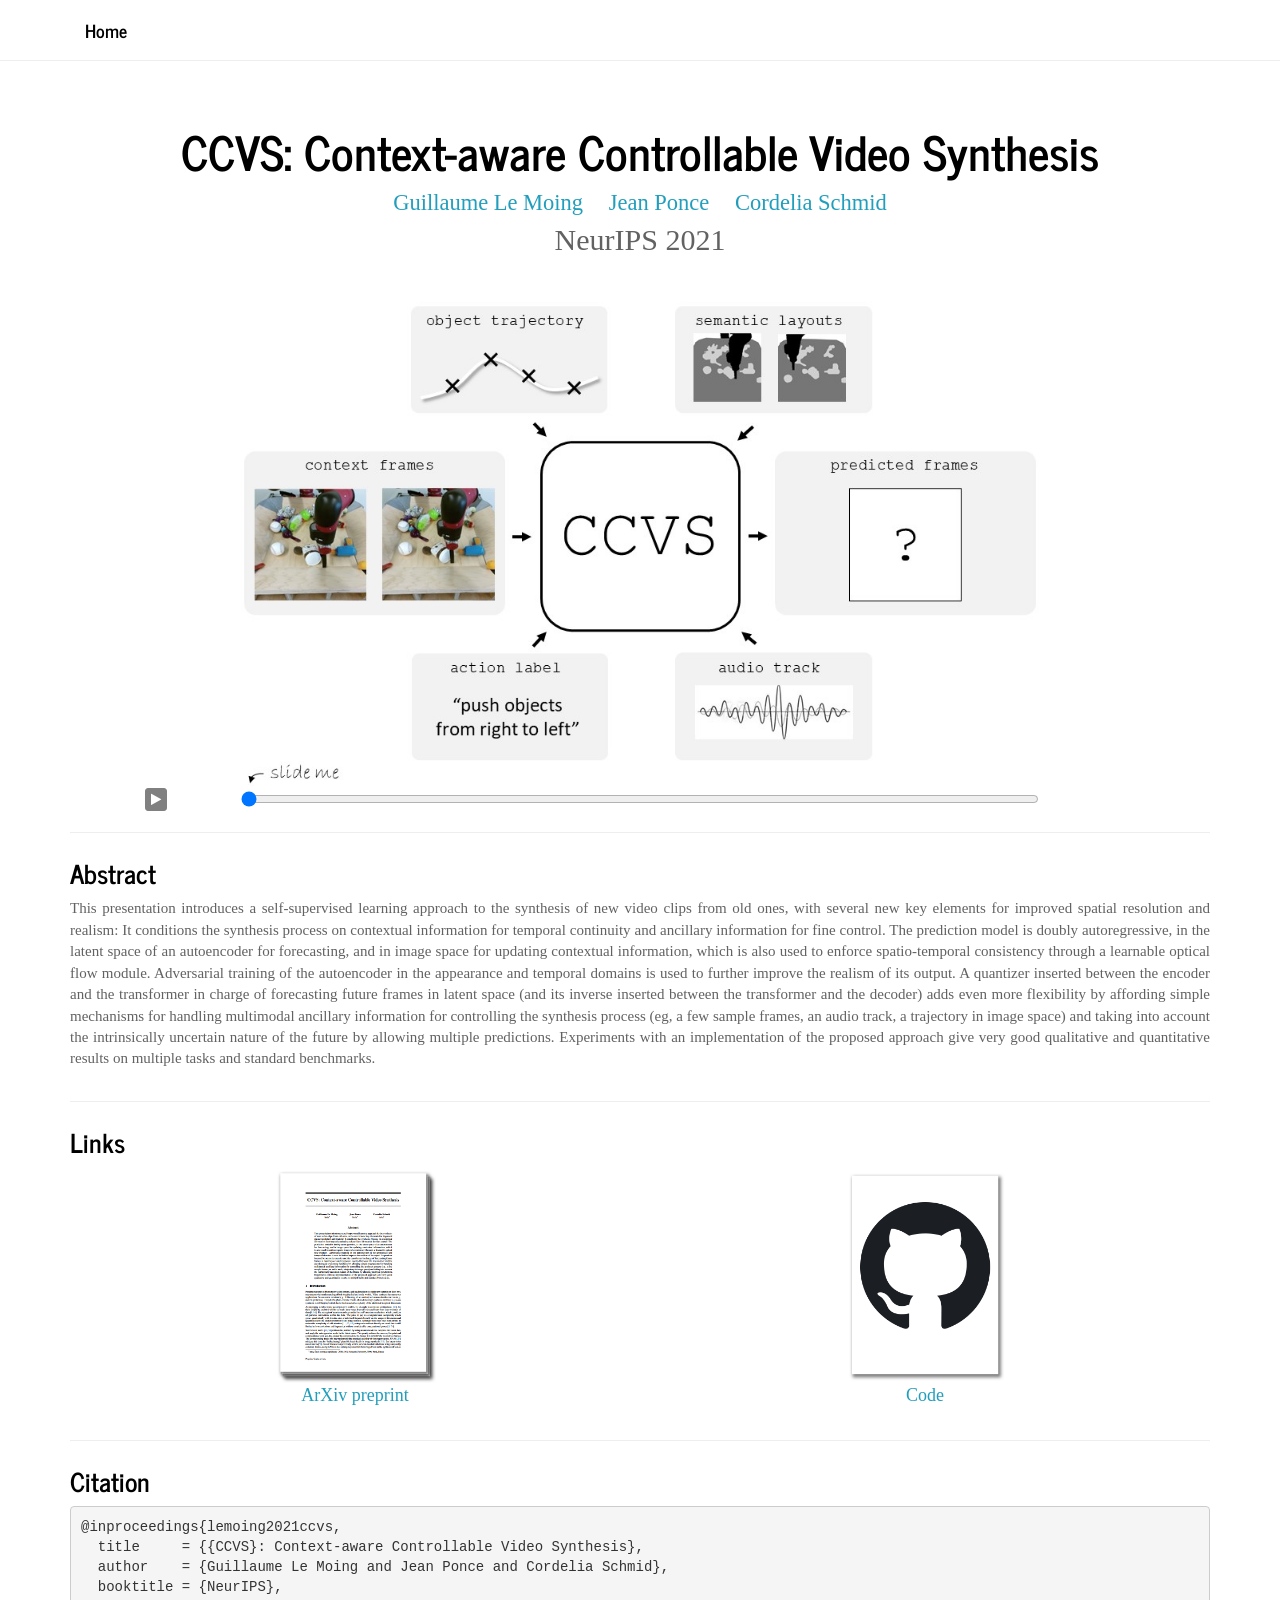
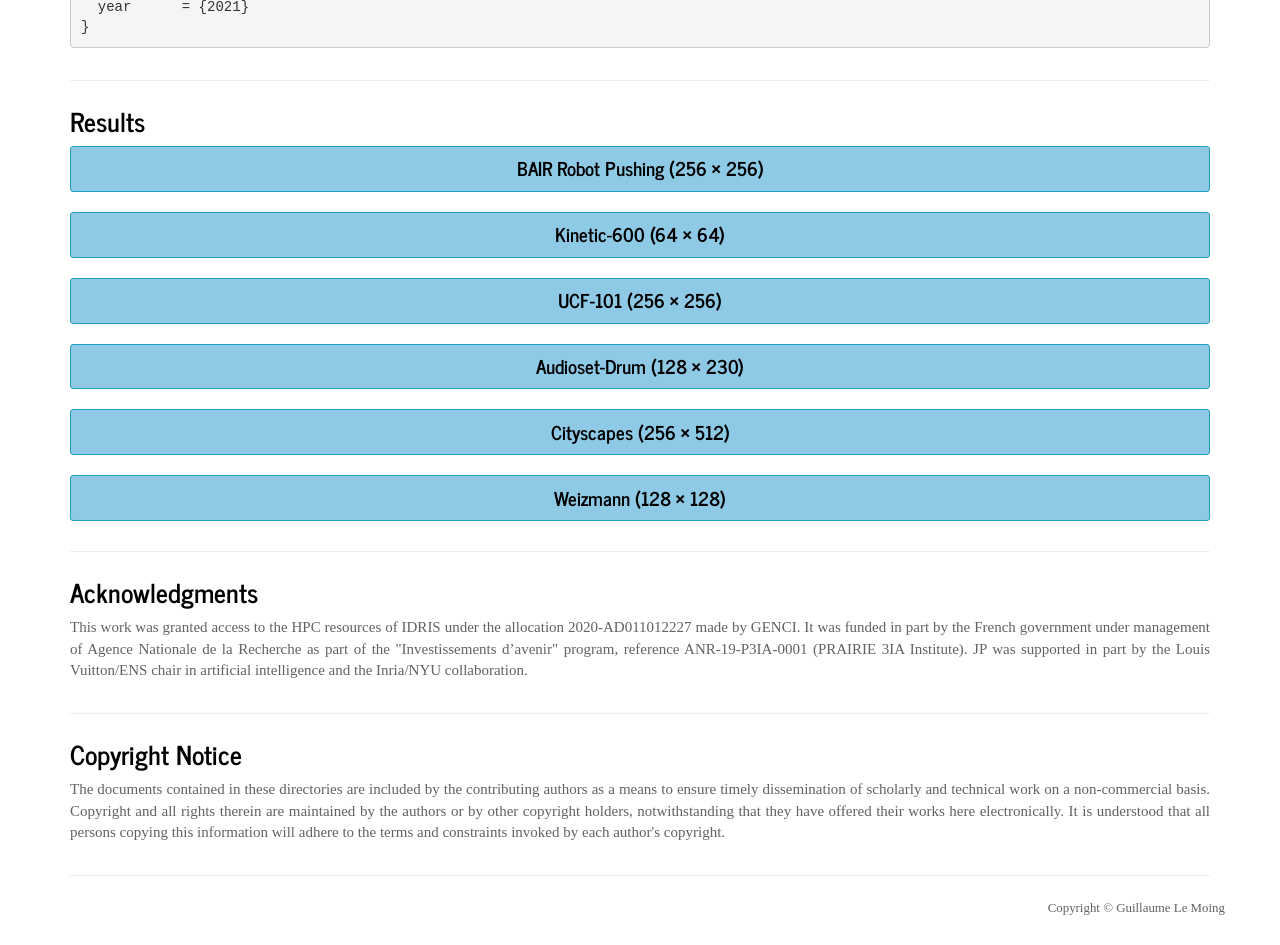
<file: ccvs/index.html>
<!DOCTYPE html>
<html lang="en">
<head>
    <meta charset="utf-8">
    <meta name="viewport" content="width=device-width, initial-scale=1.0">
    <meta name="description" content="CCVS: Context-aware Controllable Video Synthesis">
    <meta name="author" content="WILLOW team">
    <title>CCVS: Context-aware Controllable Video Synthesis</title>

    <link rel='icon' href='../favicon.ico' type='image/x-icon'>
    <link href="../css/bootstrap.min.css" rel="stylesheet">
    <link rel="stylesheet" href="../assets/font-awesome-4.7.0/css/font-awesome.min.css"/>
</head>

<body>

<!-- Navigation bar -->
<div class="navbar navbar-default  navbar-fixed-top bg-info">
    <div class="container">
        <div class="navbar-header">

            <button class="navbar-toggle" type="button" data-toggle="collapse" data-target="#navbar-main">
                <span class="icon-bar"></span>
                <span class="icon-bar"></span>
                <span class="icon-bar"></span>
            </button>
        </div>
        <div class="navbar-collapse collapse" id="navbar-main">

            <ul class="nav navbar-nav navbar-left">
                <li><a href="../">Home</a></li>
            </ul>
        </div>
    </div>
</div>

<div style="height:80px;"></div>
<div style="height:40px;"></div>

<!-- CONTENTS -->
<div class="container">

    <div class="row">
        <div class="col-md-12">
            <h1><p style="text-align:center; font-size: 1.2em; margin-bottom: 10px;">CCVS: Context-aware Controllable Video Synthesis</p></h1>
        </div>
    </div>

    <div class="text-center" style="font-size: 1.5em; margin-bottom: 10px;">
        <div class="col-md-12">
            <a href="https://16lemoing.github.io" style="margin-right: 20px;">Guillaume Le Moing</a>
            <a href="https://www.di.ens.fr/~ponce" style="margin-right: 20px;">Jean Ponce</a>
            <a href="https://thoth.inrialpes.fr/~schmid">Cordelia Schmid</a>
        </div>
    </div>

    <div class="row">
        <div class="col-md-12">
            <p style="text-align:center; font-size: 2em;margin-bottom: 20px;">NeurIPS 2021</p>
        </div>
    </div>

    <img style='width: 70%; margin-left: auto; margin-right: auto; object-fit: contain; display: block;' src="../content/media/ccvs/slider/slide1.JPG" id="framework" alt="framework">

    <div style='width: 15%; float:left;'>
        <div style="text-align:center">
            <button type="button" class="btn btn-success btn-xs" onclick='buttonPlayPress()'>
                <i class="fa fa-play" id="buttonPlay"></i>
            </button>
        </div>
    </div>
    <div class="slidecontainer" style='width: 70%; float:left; margin-top: 3px;'>
        <input type="range" min="1" max="25" value="1" class="slider" id="frameworkRange">
    </div>
    <div style="clear: both;"></div>


    <hr>

    <div class="row" style="padding-top:60px; margin-top:-60px;">
        <div class="col-md-12">
            <h3>Abstract</h3>
            <p style="text-align: justify;">
                This presentation introduces a self-supervised learning approach to the synthesis of new video clips from old ones, with several new key
                elements for improved spatial resolution and realism: It conditions the synthesis process on contextual information for temporal continuity and
                ancillary information for fine control. The prediction model is doubly autoregressive, in the latent space of an autoencoder for forecasting,
                and in image space for updating contextual information, which is also used to enforce spatio-temporal consistency through a learnable optical
                flow module. Adversarial training of the autoencoder in the appearance and temporal domains is used to further improve the realism of its
                output. A quantizer inserted between the encoder and the transformer in charge of forecasting future frames in latent space (and its inverse
                inserted between the transformer and the decoder) adds even more flexibility by affording simple mechanisms for handling multimodal ancillary
                information for controlling the synthesis process (eg, a few sample frames, an audio track, a trajectory in image space) and taking into account
                the intrinsically uncertain nature of the future by allowing multiple predictions. Experiments with an implementation of the proposed approach
                give very good qualitative and quantitative results on multiple tasks and standard benchmarks.
            </p>
        </div>
    </div>

    <hr>

    <div class="row" style="padding-top:60px; margin-top:-60px;">
        <div class="col-md-12">
            <h3>Links</h3>
            <div class="col-md-6">
                <img style='width: 30%; object-fit: contain; display: block; margin-left: auto; margin-right: auto;' src="../content/media/ccvs/arxiv21_pdf.png"
                     alt="pdf">
                <p style="text-align:center; font-size: 1.2em; margin-bottom: 10px;"><a href="https://arxiv.org/abs/2107.08037">ArXiv preprint</a></p>
            </div>
            <div class="col-md-6">
                <img style='width: 30%; object-fit: contain; display: block; margin-left: auto; margin-right: auto;' src="../content/media/code.png" alt="code">
                <p style="text-align:center; font-size: 1.2em; margin-bottom: 10px;"><a href="https://github.com/16lemoing/ccvs">Code</a></p>
            </div>
        </div>
    </div>

    <hr>

    <div class="row" style="padding-top:60px; margin-top:-60px;">
        <div class="col-md-12">
            <h3>Citation</h3>
            <pre><tt>@inproceedings{lemoing2021ccvs,
  title &nbsp&nbsp&nbsp&nbsp= {{CCVS}: Context-aware Controllable Video Synthesis},
  author &nbsp&nbsp = {Guillaume Le Moing and Jean Ponce and Cordelia Schmid},
  booktitle = {NeurIPS},
  year &nbsp&nbsp&nbsp&nbsp&nbsp= {2021}
}</tt></pre>
        </div>
    </div>

    <hr>

    <div class="row" style="padding-top:60px; margin-top:-60px;">
        <div class="col-md-12">
            <h3>Results</h3>

            <button type="button" style="width: 100%; margin-bottom:20px" class="btn btn-primary btn-xs" data-toggle="collapse" data-target="#dataset1">
                <h4 style="text-align:center">BAIR Robot Pushing (256 × 256)</h4>
            </button>

            <div id="dataset1" class="collapse">
                <div class="content-box">
                    <h4 style="margin-top:0px;">Future video prediction</h4>
                    <p style="font-style: italic;">16-frame video with the start frame taken from a real video</p>
                    <p style="margin-bottom:0px;">Real start frame</p>
                    <img style='width: 11.75%; object-fit: contain;' src="../content/media/ccvs/mp4/bair_pred/vid_0.png" alt="input 0">
                    <img style='width: 11.75%; object-fit: contain;' src="../content/media/ccvs/mp4/bair_pred/vid_1.png" alt="input 1">
                    <img style='width: 11.75%; object-fit: contain;' src="../content/media/ccvs/mp4/bair_pred/vid_2.png" alt="input 2">
                    <img style='width: 11.75%; object-fit: contain;' src="../content/media/ccvs/mp4/bair_pred/vid_3.png" alt="input 3">
                    <img style='width: 11.75%; object-fit: contain;' src="../content/media/ccvs/mp4/bair_pred/vid_4.png" alt="input 4">
                    <img style='width: 11.75%; object-fit: contain;' src="../content/media/ccvs/mp4/bair_pred/vid_5.png" alt="input 5">
                    <img style='width: 11.75%; object-fit: contain;' src="../content/media/ccvs/mp4/bair_pred/vid_6.png" alt="input 6">
                    <img style='width: 11.75%; object-fit: contain;' src="../content/media/ccvs/mp4/bair_pred/vid_7.png" alt="input 7">
                    <p style="margin-top:10px; margin-bottom:0px;">Synthetic video</p>
                    <video muted controls style='width: 11.75%;' autoplay loop playsinline>
                        <source src="../content/media/ccvs/mp4/bair_pred/vid_0.mp4" type="video/mp4">
                        Your browser does not support the video tag.
                    </video>
                    <video muted controls style='width: 11.75%;' autoplay loop playsinline>
                        <source src="../content/media/ccvs/mp4/bair_pred/vid_1.mp4" type="video/mp4">
                        Your browser does not support the video tag.
                    </video>
                    <video muted controls style='width: 11.75%;' autoplay loop playsinline>
                        <source src="../content/media/ccvs/mp4/bair_pred/vid_2.mp4" type="video/mp4">
                        Your browser does not support the video tag.
                    </video>
                    <video muted controls style='width: 11.75%;' autoplay loop playsinline>
                        <source src="../content/media/ccvs/mp4/bair_pred/vid_3.mp4" type="video/mp4">
                        Your browser does not support the video tag.
                    </video>
                    <video muted controls style='width: 11.75%;' autoplay loop playsinline>
                        <source src="../content/media/ccvs/mp4/bair_pred/vid_4.mp4" type="video/mp4">
                        Your browser does not support the video tag.
                    </video>
                    <video muted controls style='width: 11.75%;' autoplay loop playsinline>
                        <source src="../content/media/ccvs/mp4/bair_pred/vid_5.mp4" type="video/mp4">
                        Your browser does not support the video tag.
                    </video>
                    <video muted controls style='width: 11.75%;' autoplay loop playsinline>
                        <source src="../content/media/ccvs/mp4/bair_pred/vid_6.mp4" type="video/mp4">
                        Your browser does not support the video tag.
                    </video>
                    <video muted controls style='width: 11.75%;' autoplay loop playsinline>
                        <source src="../content/media/ccvs/mp4/bair_pred/vid_7.mp4" type="video/mp4">
                        Your browser does not support the video tag.
                    </video>
                </div>

                <div class="content-box">
                    <h4 style="margin-top:0px;">Point-to-point video synthesis</h4>
                    <p style="font-style: italic;">16-frame video with the start & end frames taken from a real video</p>
                    <p style="margin-bottom:0px;">Real start frame</p>
                    <img style='width: 11.75%; object-fit: contain;' src="../content/media/ccvs/mp4/bair_p2p/vid_0a.png" alt="input 0">
                    <img style='width: 11.75%; object-fit: contain;' src="../content/media/ccvs/mp4/bair_p2p/vid_1a.png" alt="input 1">
                    <img style='width: 11.75%; object-fit: contain;' src="../content/media/ccvs/mp4/bair_p2p/vid_2a.png" alt="input 2">
                    <img style='width: 11.75%; object-fit: contain;' src="../content/media/ccvs/mp4/bair_p2p/vid_3a.png" alt="input 3">
                    <img style='width: 11.75%; object-fit: contain;' src="../content/media/ccvs/mp4/bair_p2p/vid_4a.png" alt="input 4">
                    <img style='width: 11.75%; object-fit: contain;' src="../content/media/ccvs/mp4/bair_p2p/vid_5a.png" alt="input 5">
                    <img style='width: 11.75%; object-fit: contain;' src="../content/media/ccvs/mp4/bair_p2p/vid_6a.png" alt="input 6">
                    <img style='width: 11.75%; object-fit: contain;' src="../content/media/ccvs/mp4/bair_p2p/vid_7a.png" alt="input 7">
                    <p style="margin-top:10px; margin-bottom:0px;">Synthetic video</p>
                    <video muted controls style='width: 11.75%;' autoplay loop playsinline>
                        <source src="../content/media/ccvs/mp4/bair_p2p/vid_0.mp4" type="video/mp4">
                        Your browser does not support the video tag.
                    </video>
                    <video muted controls style='width: 11.75%;' autoplay loop playsinline>
                        <source src="../content/media/ccvs/mp4/bair_p2p/vid_1.mp4" type="video/mp4">
                        Your browser does not support the video tag.
                    </video>
                    <video muted controls style='width: 11.75%;' autoplay loop playsinline>
                        <source src="../content/media/ccvs/mp4/bair_p2p/vid_2.mp4" type="video/mp4">
                        Your browser does not support the video tag.
                    </video>
                    <video muted controls style='width: 11.75%;' autoplay loop playsinline>
                        <source src="../content/media/ccvs/mp4/bair_p2p/vid_3.mp4" type="video/mp4">
                        Your browser does not support the video tag.
                    </video>
                    <video muted controls style='width: 11.75%;' autoplay loop playsinline>
                        <source src="../content/media/ccvs/mp4/bair_p2p/vid_4.mp4" type="video/mp4">
                        Your browser does not support the video tag.
                    </video>
                    <video muted controls style='width: 11.75%;' autoplay loop playsinline>
                        <source src="../content/media/ccvs/mp4/bair_p2p/vid_5.mp4" type="video/mp4">
                        Your browser does not support the video tag.
                    </video>
                    <video muted controls style='width: 11.75%;' autoplay loop playsinline>
                        <source src="../content/media/ccvs/mp4/bair_p2p/vid_6.mp4" type="video/mp4">
                        Your browser does not support the video tag.
                    </video>
                    <video muted controls style='width: 11.75%;' autoplay loop playsinline>
                        <source src="../content/media/ccvs/mp4/bair_p2p/vid_7.mp4" type="video/mp4">
                        Your browser does not support the video tag.
                    </video>
                    <p style="margin-bottom:0px;">Real end frame</p>
                    <img style='width: 11.75%; object-fit: contain;' src="../content/media/ccvs/mp4/bair_p2p/vid_0b.png" alt="input 0">
                    <img style='width: 11.75%; object-fit: contain;' src="../content/media/ccvs/mp4/bair_p2p/vid_1b.png" alt="input 1">
                    <img style='width: 11.75%; object-fit: contain;' src="../content/media/ccvs/mp4/bair_p2p/vid_2b.png" alt="input 2">
                    <img style='width: 11.75%; object-fit: contain;' src="../content/media/ccvs/mp4/bair_p2p/vid_3b.png" alt="input 3">
                    <img style='width: 11.75%; object-fit: contain;' src="../content/media/ccvs/mp4/bair_p2p/vid_4b.png" alt="input 4">
                    <img style='width: 11.75%; object-fit: contain;' src="../content/media/ccvs/mp4/bair_p2p/vid_5b.png" alt="input 5">
                    <img style='width: 11.75%; object-fit: contain;' src="../content/media/ccvs/mp4/bair_p2p/vid_6b.png" alt="input 6">
                    <img style='width: 11.75%; object-fit: contain;' src="../content/media/ccvs/mp4/bair_p2p/vid_7b.png" alt="input 7">
                </div>

                <div class="content-box">
                    <h4 style="margin-top:0px;">State-conditioned video synthesis</h4>
                    <p style="font-style: italic;">16-frame video with the start frame & robotic arm trajectory taken from a real video</p>
                    <p style="margin-bottom:0px;">Real start frame</p>
                    <img style='width: 11.75%; object-fit: contain;' src="../content/media/ccvs/mp4/bair_state/vid_0.png" alt="input 0">
                    <img style='width: 11.75%; object-fit: contain;' src="../content/media/ccvs/mp4/bair_state/vid_1.png" alt="input 1">
                    <img style='width: 11.75%; object-fit: contain;' src="../content/media/ccvs/mp4/bair_state/vid_2.png" alt="input 2">
                    <img style='width: 11.75%; object-fit: contain;' src="../content/media/ccvs/mp4/bair_state/vid_3.png" alt="input 3">
                    <img style='width: 11.75%; object-fit: contain;' src="../content/media/ccvs/mp4/bair_state/vid_4.png" alt="input 4">
                    <img style='width: 11.75%; object-fit: contain;' src="../content/media/ccvs/mp4/bair_state/vid_5.png" alt="input 5">
                    <img style='width: 11.75%; object-fit: contain;' src="../content/media/ccvs/mp4/bair_state/vid_6.png" alt="input 6">
                    <img style='width: 11.75%; object-fit: contain;' src="../content/media/ccvs/mp4/bair_state/vid_7.png" alt="input 7">
                    <p style="margin-top:10px; margin-bottom:0px;">Synthetic video + target real trajectory (white cross, best viewed by playing individual
                        videos
                        in fullscreen mode)</p>
                    <video muted controls style='width: 11.75%;' autoplay loop playsinline>
                        <source src="../content/media/ccvs/mp4/bair_state/vid_0.mp4" type="video/mp4">
                        Your browser does not support the video tag.
                    </video>
                    <video muted controls style='width: 11.75%;' autoplay loop playsinline>
                        <source src="../content/media/ccvs/mp4/bair_state/vid_1.mp4" type="video/mp4">
                        Your browser does not support the video tag.
                    </video>
                    <video muted controls style='width: 11.75%;' autoplay loop playsinline>
                        <source src="../content/media/ccvs/mp4/bair_state/vid_2.mp4" type="video/mp4">
                        Your browser does not support the video tag.
                    </video>
                    <video muted controls style='width: 11.75%;' autoplay loop playsinline>
                        <source src="../content/media/ccvs/mp4/bair_state/vid_3.mp4" type="video/mp4">
                        Your browser does not support the video tag.
                    </video>
                    <video muted controls style='width: 11.75%;' autoplay loop playsinline>
                        <source src="../content/media/ccvs/mp4/bair_state/vid_4.mp4" type="video/mp4">
                        Your browser does not support the video tag.
                    </video>
                    <video muted controls style='width: 11.75%;' autoplay loop playsinline>
                        <source src="../content/media/ccvs/mp4/bair_state/vid_5.mp4" type="video/mp4">
                        Your browser does not support the video tag.
                    </video>
                    <video muted controls style='width: 11.75%;' autoplay loop playsinline>
                        <source src="../content/media/ccvs/mp4/bair_state/vid_6.mp4" type="video/mp4">
                        Your browser does not support the video tag.
                    </video>
                    <video muted controls style='width: 11.75%;' autoplay loop playsinline>
                        <source src="../content/media/ccvs/mp4/bair_state/vid_7.mp4" type="video/mp4">
                        Your browser does not support the video tag.
                    </video>
                </div>

                <div class="content-box">
                    <h4 style="margin-top:0px;">Unconditional video synthesis</h4>
                    <p style="font-style: italic;">16-frame video using start token to launch the synthesis process</p>
                    <p style="margin-top:10px; margin-bottom:0px;">Synthetic video</p>
                    <video muted controls style='width: 11.75%;' autoplay loop playsinline>
                        <source src="../content/media/ccvs/mp4/bair_unc/vid_0.mp4" type="video/mp4">
                        Your browser does not support the video tag.
                    </video>
                    <video muted controls style='width: 11.75%;' autoplay loop playsinline>
                        <source src="../content/media/ccvs/mp4/bair_unc/vid_1.mp4" type="video/mp4">
                        Your browser does not support the video tag.
                    </video>
                    <video muted controls style='width: 11.75%;' autoplay loop playsinline>
                        <source src="../content/media/ccvs/mp4/bair_unc/vid_2.mp4" type="video/mp4">
                        Your browser does not support the video tag.
                    </video>
                    <video muted controls style='width: 11.75%;' autoplay loop playsinline>
                        <source src="../content/media/ccvs/mp4/bair_unc/vid_3.mp4" type="video/mp4">
                        Your browser does not support the video tag.
                    </video>
                    <video muted controls style='width: 11.75%;' autoplay loop playsinline>
                        <source src="../content/media/ccvs/mp4/bair_unc/vid_4.mp4" type="video/mp4">
                        Your browser does not support the video tag.
                    </video>
                    <video muted controls style='width: 11.75%;' autoplay loop playsinline>
                        <source src="../content/media/ccvs/mp4/bair_unc/vid_5.mp4" type="video/mp4">
                        Your browser does not support the video tag.
                    </video>
                    <video muted controls style='width: 11.75%;' autoplay loop playsinline>
                        <source src="../content/media/ccvs/mp4/bair_unc/vid_6.mp4" type="video/mp4">
                        Your browser does not support the video tag.
                    </video>
                    <video muted controls style='width: 11.75%;' autoplay loop playsinline>
                        <source src="../content/media/ccvs/mp4/bair_unc/vid_7.mp4" type="video/mp4">
                        Your browser does not support the video tag.
                    </video>

                    <p style="font-style: italic; margin-top:10px;">16-frame video using StyleGAN2 to synthesize the start frame</p>
                    <p style="margin-top:10px; margin-bottom:0px;">Synthetic video</p>
                    <video muted controls style='width: 11.75%;' autoplay loop playsinline>
                        <source src="../content/media/ccvs/mp4/bair_style/vid_0.mp4" type="video/mp4">
                        Your browser does not support the video tag.
                    </video>
                    <video muted controls style='width: 11.75%;' autoplay loop playsinline>
                        <source src="../content/media/ccvs/mp4/bair_style/vid_1.mp4" type="video/mp4">
                        Your browser does not support the video tag.
                    </video>
                    <video muted controls style='width: 11.75%;' autoplay loop playsinline>
                        <source src="../content/media/ccvs/mp4/bair_style/vid_2.mp4" type="video/mp4">
                        Your browser does not support the video tag.
                    </video>
                    <video muted controls style='width: 11.75%;' autoplay loop playsinline>
                        <source src="../content/media/ccvs/mp4/bair_style/vid_3.mp4" type="video/mp4">
                        Your browser does not support the video tag.
                    </video>
                    <video muted controls style='width: 11.75%;' autoplay loop playsinline>
                        <source src="../content/media/ccvs/mp4/bair_style/vid_4.mp4" type="video/mp4">
                        Your browser does not support the video tag.
                    </video>
                    <video muted controls style='width: 11.75%;' autoplay loop playsinline>
                        <source src="../content/media/ccvs/mp4/bair_style/vid_5.mp4" type="video/mp4">
                        Your browser does not support the video tag.
                    </video>
                    <video muted controls style='width: 11.75%;' autoplay loop playsinline>
                        <source src="../content/media/ccvs/mp4/bair_style/vid_6.mp4" type="video/mp4">
                        Your browser does not support the video tag.
                    </video>
                    <video muted controls style='width: 11.75%;' autoplay loop playsinline>
                        <source src="../content/media/ccvs/mp4/bair_style/vid_7.mp4" type="video/mp4">
                        Your browser does not support the video tag.
                    </video>
                </div>
            </div>

            <button type="button" style="width: 100%; margin-bottom:20px" class="btn btn-primary btn-xs" data-toggle="collapse" data-target="#dataset2">
                <h4 style="text-align:center">Kinetic-600 (64 × 64)</h4>
            </button>

            <div id="dataset2" class="collapse">
                <div class="content-box">
                    <h4 style="margin-top:0px;">Future video prediction</h4>
                    <p style="font-style: italic;">16-frame video with 5 priming frames taken from a real video</p>

                    <p style="margin-bottom:0px;">Synthetic video showing sport motion</p>
                    <video muted controls style='width: 11.75%;' autoplay loop playsinline>
                        <source src="../content/media/ccvs/mp4/kinetics/vid_0.mp4" type="video/mp4">
                        Your browser does not support the video tag.
                    </video>
                    <video muted controls style='width: 11.75%;' autoplay loop playsinline>
                        <source src="../content/media/ccvs/mp4/kinetics/vid_1.mp4" type="video/mp4">
                        Your browser does not support the video tag.
                    </video>
                    <video muted controls style='width: 11.75%;' autoplay loop playsinline>
                        <source src="../content/media/ccvs/mp4/kinetics/vid_2.mp4" type="video/mp4">
                        Your browser does not support the video tag.
                    </video>
                    <video muted controls style='width: 11.75%;' autoplay loop playsinline>
                        <source src="../content/media/ccvs/mp4/kinetics/vid_3.mp4" type="video/mp4">
                        Your browser does not support the video tag.
                    </video>
                    <video muted controls style='width: 11.75%;' autoplay loop playsinline>
                        <source src="../content/media/ccvs/mp4/kinetics/vid_4.mp4" type="video/mp4">
                        Your browser does not support the video tag.
                    </video>
                    <video muted controls style='width: 11.75%;' autoplay loop playsinline>
                        <source src="../content/media/ccvs/mp4/kinetics/vid_5.mp4" type="video/mp4">
                        Your browser does not support the video tag.
                    </video>
                    <video muted controls style='width: 11.75%;' autoplay loop playsinline>
                        <source src="../content/media/ccvs/mp4/kinetics/vid_6.mp4" type="video/mp4">
                        Your browser does not support the video tag.
                    </video>
                    <video muted controls style='width: 11.75%;' autoplay loop playsinline>
                        <source src="../content/media/ccvs/mp4/kinetics/vid_7.mp4" type="video/mp4">
                        Your browser does not support the video tag.
                    </video>

                    <p style="margin-bottom:0px;">Synthetic video showing body motion</p>
                    <video muted controls style='width: 11.75%;' autoplay loop playsinline>
                        <source src="../content/media/ccvs/mp4/kinetics/vid_8.mp4" type="video/mp4">
                        Your browser does not support the video tag.
                    </video>
                    <video muted controls style='width: 11.75%;' autoplay loop playsinline>
                        <source src="../content/media/ccvs/mp4/kinetics/vid_9.mp4" type="video/mp4">
                        Your browser does not support the video tag.
                    </video>
                    <video muted controls style='width: 11.75%;' autoplay loop playsinline>
                        <source src="../content/media/ccvs/mp4/kinetics/vid_10.mp4" type="video/mp4">
                        Your browser does not support the video tag.
                    </video>
                    <video muted controls style='width: 11.75%;' autoplay loop playsinline>
                        <source src="../content/media/ccvs/mp4/kinetics/vid_11.mp4" type="video/mp4">
                        Your browser does not support the video tag.
                    </video>
                    <video muted controls style='width: 11.75%;' autoplay loop playsinline>
                        <source src="../content/media/ccvs/mp4/kinetics/vid_12.mp4" type="video/mp4">
                        Your browser does not support the video tag.
                    </video>
                    <video muted controls style='width: 11.75%;' autoplay loop playsinline>
                        <source src="../content/media/ccvs/mp4/kinetics/vid_13.mp4" type="video/mp4">
                        Your browser does not support the video tag.
                    </video>
                    <video muted controls style='width: 11.75%;' autoplay loop playsinline>
                        <source src="../content/media/ccvs/mp4/kinetics/vid_14.mp4" type="video/mp4">
                        Your browser does not support the video tag.
                    </video>
                    <video muted controls style='width: 11.75%;' autoplay loop playsinline>
                        <source src="../content/media/ccvs/mp4/kinetics/vid_15.mp4" type="video/mp4">
                        Your browser does not support the video tag.
                    </video>

                    <p style="margin-bottom:0px;">Synthetic video showing hand motion</p>
                    <video muted controls style='width: 11.75%;' autoplay loop playsinline>
                        <source src="../content/media/ccvs/mp4/kinetics/vid_16.mp4" type="video/mp4">
                        Your browser does not support the video tag.
                    </video>
                    <video muted controls style='width: 11.75%;' autoplay loop playsinline>
                        <source src="../content/media/ccvs/mp4/kinetics/vid_17.mp4" type="video/mp4">
                        Your browser does not support the video tag.
                    </video>
                    <video muted controls style='width: 11.75%;' autoplay loop playsinline>
                        <source src="../content/media/ccvs/mp4/kinetics/vid_18.mp4" type="video/mp4">
                        Your browser does not support the video tag.
                    </video>
                    <video muted controls style='width: 11.75%;' autoplay loop playsinline>
                        <source src="../content/media/ccvs/mp4/kinetics/vid_19.mp4" type="video/mp4">
                        Your browser does not support the video tag.
                    </video>
                    <video muted controls style='width: 11.75%;' autoplay loop playsinline>
                        <source src="../content/media/ccvs/mp4/kinetics/vid_20.mp4" type="video/mp4">
                        Your browser does not support the video tag.
                    </video>
                    <video muted controls style='width: 11.75%;' autoplay loop playsinline>
                        <source src="../content/media/ccvs/mp4/kinetics/vid_21.mp4" type="video/mp4">
                        Your browser does not support the video tag.
                    </video>
                    <video muted controls style='width: 11.75%;' autoplay loop playsinline>
                        <source src="../content/media/ccvs/mp4/kinetics/vid_22.mp4" type="video/mp4">
                        Your browser does not support the video tag.
                    </video>
                    <video muted controls style='width: 11.75%;' autoplay loop playsinline>
                        <source src="../content/media/ccvs/mp4/kinetics/vid_23.mp4" type="video/mp4">
                        Your browser does not support the video tag.
                    </video>

                    <p style="margin-bottom:0px;">Synthetic video showing camera motion</p>
                    <video muted controls style='width: 11.75%;' autoplay loop playsinline>
                        <source src="../content/media/ccvs/mp4/kinetics/vid_24.mp4" type="video/mp4">
                        Your browser does not support the video tag.
                    </video>
                    <video muted controls style='width: 11.75%;' autoplay loop playsinline>
                        <source src="../content/media/ccvs/mp4/kinetics/vid_25.mp4" type="video/mp4">
                        Your browser does not support the video tag.
                    </video>
                    <video muted controls style='width: 11.75%;' autoplay loop playsinline>
                        <source src="../content/media/ccvs/mp4/kinetics/vid_26.mp4" type="video/mp4">
                        Your browser does not support the video tag.
                    </video>
                    <video muted controls style='width: 11.75%;' autoplay loop playsinline>
                        <source src="../content/media/ccvs/mp4/kinetics/vid_27.mp4" type="video/mp4">
                        Your browser does not support the video tag.
                    </video>
                    <video muted controls style='width: 11.75%;' autoplay loop playsinline>
                        <source src="../content/media/ccvs/mp4/kinetics/vid_28.mp4" type="video/mp4">
                        Your browser does not support the video tag.
                    </video>
                    <video muted controls style='width: 11.75%;' autoplay loop playsinline>
                        <source src="../content/media/ccvs/mp4/kinetics/vid_29.mp4" type="video/mp4">
                        Your browser does not support the video tag.
                    </video>
                    <video muted controls style='width: 11.75%;' autoplay loop playsinline>
                        <source src="../content/media/ccvs/mp4/kinetics/vid_30.mp4" type="video/mp4">
                        Your browser does not support the video tag.
                    </video>
                    <video muted controls style='width: 11.75%;' autoplay loop playsinline>
                        <source src="../content/media/ccvs/mp4/kinetics/vid_31.mp4" type="video/mp4">
                        Your browser does not support the video tag.
                    </video>

                    <a target="_blank" rel="noopener noreferrer" href="https://drive.google.com/drive/folders/1drEvYT3JV7L5ZjK51j6qpTpjhEIdRnpQ?usp=sharing">
                        <button type="button" class="btn btn-default btn-xs">100 more random samples</button>
                    </a>
                </div>
            </div>

            <button type="button" style="width: 100%; margin-bottom:20px" class="btn btn-primary btn-xs" data-toggle="collapse" data-target="#dataset3">
                <h4 style="text-align:center">UCF-101 (256 × 256)</h4>
            </button>

            <div id="dataset3" class="collapse">
                <div class="content-box">
                    <h4 style="margin-top:0px;">Future video prediction</h4>
                    <p style="font-style: italic;">16-frame video with the start frame taken from a real video</p>

                    <p style="margin-bottom:0px;">Synthetic video</p>
                    <video muted controls style='width: 11.75%;' autoplay loop playsinline>
                        <source src="../content/media/ccvs/mp4/ucf101/vid_0.mp4" type="video/mp4">
                        Your browser does not support the video tag.
                    </video>
                    <video muted controls style='width: 11.75%;' autoplay loop playsinline>
                        <source src="../content/media/ccvs/mp4/ucf101/vid_1.mp4" type="video/mp4">
                        Your browser does not support the video tag.
                    </video>
                    <video muted controls style='width: 11.75%;' autoplay loop playsinline>
                        <source src="../content/media/ccvs/mp4/ucf101/vid_2.mp4" type="video/mp4">
                        Your browser does not support the video tag.
                    </video>
                    <video muted controls style='width: 11.75%;' autoplay loop playsinline>
                        <source src="../content/media/ccvs/mp4/ucf101/vid_3.mp4" type="video/mp4">
                        Your browser does not support the video tag.
                    </video>
                    <video muted controls style='width: 11.75%;' autoplay loop playsinline>
                        <source src="../content/media/ccvs/mp4/ucf101/vid_4.mp4" type="video/mp4">
                        Your browser does not support the video tag.
                    </video>
                    <video muted controls style='width: 11.75%;' autoplay loop playsinline>
                        <source src="../content/media/ccvs/mp4/ucf101/vid_5.mp4" type="video/mp4">
                        Your browser does not support the video tag.
                    </video>
                    <video muted controls style='width: 11.75%;' autoplay loop playsinline>
                        <source src="../content/media/ccvs/mp4/ucf101/vid_6.mp4" type="video/mp4">
                        Your browser does not support the video tag.
                    </video>
                    <video muted controls style='width: 11.75%;' autoplay loop playsinline>
                        <source src="../content/media/ccvs/mp4/ucf101/vid_7.mp4" type="video/mp4">
                        Your browser does not support the video tag.
                    </video>
                    <video muted controls style='width: 11.75%;' autoplay loop playsinline>
                        <source src="../content/media/ccvs/mp4/ucf101/vid_8.mp4" type="video/mp4">
                        Your browser does not support the video tag.
                    </video>
                    <video muted controls style='width: 11.75%;' autoplay loop playsinline>
                        <source src="../content/media/ccvs/mp4/ucf101/vid_9.mp4" type="video/mp4">
                        Your browser does not support the video tag.
                    </video>
                    <video muted controls style='width: 11.75%;' autoplay loop playsinline>
                        <source src="../content/media/ccvs/mp4/ucf101/vid_10.mp4" type="video/mp4">
                        Your browser does not support the video tag.
                    </video>
                    <video muted controls style='width: 11.75%;' autoplay loop playsinline>
                        <source src="../content/media/ccvs/mp4/ucf101/vid_11.mp4" type="video/mp4">
                        Your browser does not support the video tag.
                    </video>
                    <video muted controls style='width: 11.75%;' autoplay loop playsinline>
                        <source src="../content/media/ccvs/mp4/ucf101/vid_12.mp4" type="video/mp4">
                        Your browser does not support the video tag.
                    </video>
                    <video muted controls style='width: 11.75%;' autoplay loop playsinline>
                        <source src="../content/media/ccvs/mp4/ucf101/vid_13.mp4" type="video/mp4">
                        Your browser does not support the video tag.
                    </video>
                    <video muted controls style='width: 11.75%;' autoplay loop playsinline>
                        <source src="../content/media/ccvs/mp4/ucf101/vid_14.mp4" type="video/mp4">
                        Your browser does not support the video tag.
                    </video>
                    <video muted controls style='width: 11.75%;' autoplay loop playsinline>
                        <source src="../content/media/ccvs/mp4/ucf101/vid_15.mp4" type="video/mp4">
                        Your browser does not support the video tag.
                    </video>

                    <a target="_blank" rel="noopener noreferrer" href="https://drive.google.com/drive/folders/132G2RgKdAa10d4EZc3ULzhavL7ww_Fgv?usp=sharing">
                        <button type="button" class="btn btn-default btn-xs">100 more random samples</button>
                    </a>
                </div>
            </div>

            <button type="button" style="width: 100%; margin-bottom:20px" class="btn btn-primary btn-xs" data-toggle="collapse" data-target="#dataset4">
                <h4 style="text-align:center">Audioset-Drum (128 × 230)</h4>
            </button>

            <div id="dataset4" class="collapse">
                <div class="content-box">
                    <h4 style="margin-top:0px;">Sound-conditioned video synthesis</h4>
                    <p style="font-style: italic;">90-frame video with 15 priming frames & corresponding audio track for all timesteps taken from a real video</p>
                    <p style="margin-top:10px; margin-bottom:0px;">Pair of real video (left) & synthetic one (right) with the original sound added on top</p>
                    <video controls style='width: 32%;' preload="none" poster="../content/media/ccvs/mp4/audioset/vid_0.png">
                        <source src="../content/media/ccvs/mp4/audioset/vid_0.mp4" type="video/mp4">
                        Your browser does not support the video tag.
                    </video>
                    <video controls style='width: 32%;' preload="none" poster="../content/media/ccvs/mp4/audioset/vid_1.png">
                        <source src="../content/media/ccvs/mp4/audioset/vid_1.mp4" type="video/mp4">
                        Your browser does not support the video tag.
                    </video>
                    <video controls style='width: 32%;' preload="none" poster="../content/media/ccvs/mp4/audioset/vid_2.png">
                        <source src="../content/media/ccvs/mp4/audioset/vid_2.mp4" type="video/mp4">
                        Your browser does not support the video tag.
                    </video>
                    <video controls style='width: 32%;' preload="none" poster="../content/media/ccvs/mp4/audioset/vid_3.png">
                        <source src="../content/media/ccvs/mp4/audioset/vid_3.mp4" type="video/mp4">
                        Your browser does not support the video tag.
                    </video>
                    <video controls style='width: 32%;' preload="none" poster="../content/media/ccvs/mp4/audioset/vid_4.png">
                        <source src="../content/media/ccvs/mp4/audioset/vid_4.mp4" type="video/mp4">
                        Your browser does not support the video tag.
                    </video>
                    <video controls style='width: 32%;' preload="none" poster="../content/media/ccvs/mp4/audioset/vid_5.png">
                        <source src="../content/media/ccvs/mp4/audioset/vid_5.mp4" type="video/mp4">
                        Your browser does not support the video tag.
                    </video>
                </div>
            </div>

            <button type="button" style="width: 100%; margin-bottom:20px" class="btn btn-primary btn-xs" data-toggle="collapse" data-target="#dataset5">
                <h4 style="text-align:center">Cityscapes (256 × 512)</h4>
            </button>

            <div id="dataset5" class="collapse">
                <div class="content-box">
                    <h4 style="margin-top:0px;">Layout-conditioned video synthesis</h4>
                    <p style="font-style: italic;">30-frame video with 3 priming frames & corresponding semantic layouts for all timesteps taken from a real
                        video</p>
                    <p style="margin-top:10px; margin-bottom:0px;">Combination of real video (left), real layout (middle) & synthetic video (right)</p>
                    <video muted controls style='width: 49%;' autoplay loop playsinline>
                        <source src="../content/media/ccvs/mp4/cityscapes/vid_0.mp4" type="video/mp4">
                        Your browser does not support the video tag.
                    </video>
                    <video muted controls style='width: 49%;' autoplay loop playsinline>
                        <source src="../content/media/ccvs/mp4/cityscapes/vid_1.mp4" type="video/mp4">
                        Your browser does not support the video tag.
                    </video>
                    <video muted controls style='width: 49%;' autoplay loop playsinline>
                        <source src="../content/media/ccvs/mp4/cityscapes/vid_2.mp4" type="video/mp4">
                        Your browser does not support the video tag.
                    </video>
                    <video muted controls style='width: 49%;' autoplay loop playsinline>
                        <source src="../content/media/ccvs/mp4/cityscapes/vid_3.mp4" type="video/mp4">
                        Your browser does not support the video tag.
                    </video>
                    <video muted controls style='width: 49%;' autoplay loop playsinline>
                        <source src="../content/media/ccvs/mp4/cityscapes/vid_4.mp4" type="video/mp4">
                        Your browser does not support the video tag.
                    </video>
                    <video muted controls style='width: 49%;' autoplay loop playsinline>
                        <source src="../content/media/ccvs/mp4/cityscapes/vid_5.mp4" type="video/mp4">
                        Your browser does not support the video tag.
                    </video>
                </div>
            </div>

            <button type="button" style="width: 100%; margin-bottom:20px" class="btn btn-primary btn-xs" data-toggle="collapse" data-target="#dataset6">
                <h4 style="text-align:center">Weizmann (128 × 128)</h4>
            </button>

            <div id="dataset6" class="collapse">
                <div class="content-box">
                    <h4 style="margin-top:0px;">Class-conditioned video synthesis</h4>
                    <p style="font-style: italic;">64-frame video corresponding to a given action label</p>
                    <div style="margin-bottom:0px; width: 11.75%; float: left;">Class</div>
                    <div style="margin-bottom:0px; width: 80%; float: left;">Synthetic video</div>

                    <div class="text-box" style="margin-bottom:0px;">bend</div>
                    <video muted controls style='width: 11.75%;' autoplay loop playsinline>
                        <source src="../content/media/ccvs/mp4/weizmann/bend/vid_0.mp4" type="video/mp4">
                        Your browser does not support the video tag.
                    </video>
                    <video muted controls style='width: 11.75%;' autoplay loop playsinline>
                        <source src="../content/media/ccvs/mp4/weizmann/bend/vid_1.mp4" type="video/mp4">
                        Your browser does not support the video tag.
                    </video>
                    <video muted controls style='width: 11.75%;' autoplay loop playsinline>
                        <source src="../content/media/ccvs/mp4/weizmann/bend/vid_2.mp4" type="video/mp4">
                        Your browser does not support the video tag.
                    </video>
                    <video muted controls style='width: 11.75%;' autoplay loop playsinline>
                        <source src="../content/media/ccvs/mp4/weizmann/bend/vid_3.mp4" type="video/mp4">
                        Your browser does not support the video tag.
                    </video>
                    <video muted controls style='width: 11.75%;' autoplay loop playsinline>
                        <source src="../content/media/ccvs/mp4/weizmann/bend/vid_4.mp4" type="video/mp4">
                        Your browser does not support the video tag.
                    </video>
                    <video muted controls style='width: 11.75%;' autoplay loop playsinline>
                        <source src="../content/media/ccvs/mp4/weizmann/bend/vid_5.mp4" type="video/mp4">
                        Your browser does not support the video tag.
                    </video>
                    <video muted controls style='width: 11.75%;' autoplay loop playsinline>
                        <source src="../content/media/ccvs/mp4/weizmann/bend/vid_6.mp4" type="video/mp4">
                        Your browser does not support the video tag.
                    </video>

                    <div class="text-box" style="margin-bottom:0px;">jack</div>
                    <video muted controls style='width: 11.75%;' autoplay loop playsinline>
                        <source src="../content/media/ccvs/mp4/weizmann/jack/vid_0.mp4" type="video/mp4">
                        Your browser does not support the video tag.
                    </video>
                    <video muted controls style='width: 11.75%;' autoplay loop playsinline>
                        <source src="../content/media/ccvs/mp4/weizmann/jack/vid_1.mp4" type="video/mp4">
                        Your browser does not support the video tag.
                    </video>
                    <video muted controls style='width: 11.75%;' autoplay loop playsinline>
                        <source src="../content/media/ccvs/mp4/weizmann/jack/vid_2.mp4" type="video/mp4">
                        Your browser does not support the video tag.
                    </video>
                    <video muted controls style='width: 11.75%;' autoplay loop playsinline>
                        <source src="../content/media/ccvs/mp4/weizmann/jack/vid_3.mp4" type="video/mp4">
                        Your browser does not support the video tag.
                    </video>
                    <video muted controls style='width: 11.75%;' autoplay loop playsinline>
                        <source src="../content/media/ccvs/mp4/weizmann/jack/vid_4.mp4" type="video/mp4">
                        Your browser does not support the video tag.
                    </video>
                    <video muted controls style='width: 11.75%;' autoplay loop playsinline>
                        <source src="../content/media/ccvs/mp4/weizmann/jack/vid_5.mp4" type="video/mp4">
                        Your browser does not support the video tag.
                    </video>
                    <video muted controls style='width: 11.75%;' autoplay loop playsinline>
                        <source src="../content/media/ccvs/mp4/weizmann/jack/vid_6.mp4" type="video/mp4">
                        Your browser does not support the video tag.
                    </video>

                    <div class="text-box" style="margin-bottom:0px;">jump</div>
                    <video muted controls style='width: 11.75%;' autoplay loop playsinline>
                        <source src="../content/media/ccvs/mp4/weizmann/jump/vid_0.mp4" type="video/mp4">
                        Your browser does not support the video tag.
                    </video>
                    <video muted controls style='width: 11.75%;' autoplay loop playsinline>
                        <source src="../content/media/ccvs/mp4/weizmann/jump/vid_1.mp4" type="video/mp4">
                        Your browser does not support the video tag.
                    </video>
                    <video muted controls style='width: 11.75%;' autoplay loop playsinline>
                        <source src="../content/media/ccvs/mp4/weizmann/jump/vid_2.mp4" type="video/mp4">
                        Your browser does not support the video tag.
                    </video>
                    <video muted controls style='width: 11.75%;' autoplay loop playsinline>
                        <source src="../content/media/ccvs/mp4/weizmann/jump/vid_3.mp4" type="video/mp4">
                        Your browser does not support the video tag.
                    </video>
                    <video muted controls style='width: 11.75%;' autoplay loop playsinline>
                        <source src="../content/media/ccvs/mp4/weizmann/jump/vid_4.mp4" type="video/mp4">
                        Your browser does not support the video tag.
                    </video>
                    <video muted controls style='width: 11.75%;' autoplay loop playsinline>
                        <source src="../content/media/ccvs/mp4/weizmann/jump/vid_5.mp4" type="video/mp4">
                        Your browser does not support the video tag.
                    </video>
                    <video muted controls style='width: 11.75%;' autoplay loop playsinline>
                        <source src="../content/media/ccvs/mp4/weizmann/jump/vid_6.mp4" type="video/mp4">
                        Your browser does not support the video tag.
                    </video>

                    <div class="text-box" style="margin-bottom:0px;">pjump</div>
                    <video muted controls style='width: 11.75%;' autoplay loop playsinline>
                        <source src="../content/media/ccvs/mp4/weizmann/pjump/vid_0.mp4" type="video/mp4">
                        Your browser does not support the video tag.
                    </video>
                    <video muted controls style='width: 11.75%;' autoplay loop playsinline>
                        <source src="../content/media/ccvs/mp4/weizmann/pjump/vid_1.mp4" type="video/mp4">
                        Your browser does not support the video tag.
                    </video>
                    <video muted controls style='width: 11.75%;' autoplay loop playsinline>
                        <source src="../content/media/ccvs/mp4/weizmann/pjump/vid_2.mp4" type="video/mp4">
                        Your browser does not support the video tag.
                    </video>
                    <video muted controls style='width: 11.75%;' autoplay loop playsinline>
                        <source src="../content/media/ccvs/mp4/weizmann/pjump/vid_3.mp4" type="video/mp4">
                        Your browser does not support the video tag.
                    </video>
                    <video muted controls style='width: 11.75%;' autoplay loop playsinline>
                        <source src="../content/media/ccvs/mp4/weizmann/pjump/vid_4.mp4" type="video/mp4">
                        Your browser does not support the video tag.
                    </video>
                    <video muted controls style='width: 11.75%;' autoplay loop playsinline>
                        <source src="../content/media/ccvs/mp4/weizmann/pjump/vid_5.mp4" type="video/mp4">
                        Your browser does not support the video tag.
                    </video>
                    <video muted controls style='width: 11.75%;' autoplay loop playsinline>
                        <source src="../content/media/ccvs/mp4/weizmann/pjump/vid_6.mp4" type="video/mp4">
                        Your browser does not support the video tag.
                    </video>

                    <div class="text-box" style="margin-bottom:0px;">run</div>
                    <video muted controls style='width: 11.75%;' autoplay loop playsinline>
                        <source src="../content/media/ccvs/mp4/weizmann/run/vid_0.mp4" type="video/mp4">
                        Your browser does not support the video tag.
                    </video>
                    <video muted controls style='width: 11.75%;' autoplay loop playsinline>
                        <source src="../content/media/ccvs/mp4/weizmann/run/vid_1.mp4" type="video/mp4">
                        Your browser does not support the video tag.
                    </video>
                    <video muted controls style='width: 11.75%;' autoplay loop playsinline>
                        <source src="../content/media/ccvs/mp4/weizmann/run/vid_2.mp4" type="video/mp4">
                        Your browser does not support the video tag.
                    </video>
                    <video muted controls style='width: 11.75%;' autoplay loop playsinline>
                        <source src="../content/media/ccvs/mp4/weizmann/run/vid_3.mp4" type="video/mp4">
                        Your browser does not support the video tag.
                    </video>
                    <video muted controls style='width: 11.75%;' autoplay loop playsinline>
                        <source src="../content/media/ccvs/mp4/weizmann/run/vid_4.mp4" type="video/mp4">
                        Your browser does not support the video tag.
                    </video>
                    <video muted controls style='width: 11.75%;' autoplay loop playsinline>
                        <source src="../content/media/ccvs/mp4/weizmann/run/vid_5.mp4" type="video/mp4">
                        Your browser does not support the video tag.
                    </video>
                    <video muted controls style='width: 11.75%;' autoplay loop playsinline>
                        <source src="../content/media/ccvs/mp4/weizmann/run/vid_6.mp4" type="video/mp4">
                        Your browser does not support the video tag.
                    </video>

                    <div class="text-box" style="margin-bottom:0px;">side</div>
                    <video muted controls style='width: 11.75%;' autoplay loop playsinline>
                        <source src="../content/media/ccvs/mp4/weizmann/side/vid_0.mp4" type="video/mp4">
                        Your browser does not support the video tag.
                    </video>
                    <video muted controls style='width: 11.75%;' autoplay loop playsinline>
                        <source src="../content/media/ccvs/mp4/weizmann/side/vid_1.mp4" type="video/mp4">
                        Your browser does not support the video tag.
                    </video>
                    <video muted controls style='width: 11.75%;' autoplay loop playsinline>
                        <source src="../content/media/ccvs/mp4/weizmann/side/vid_2.mp4" type="video/mp4">
                        Your browser does not support the video tag.
                    </video>
                    <video muted controls style='width: 11.75%;' autoplay loop playsinline>
                        <source src="../content/media/ccvs/mp4/weizmann/side/vid_3.mp4" type="video/mp4">
                        Your browser does not support the video tag.
                    </video>
                    <video muted controls style='width: 11.75%;' autoplay loop playsinline>
                        <source src="../content/media/ccvs/mp4/weizmann/side/vid_4.mp4" type="video/mp4">
                        Your browser does not support the video tag.
                    </video>
                    <video muted controls style='width: 11.75%;' autoplay loop playsinline>
                        <source src="../content/media/ccvs/mp4/weizmann/side/vid_5.mp4" type="video/mp4">
                        Your browser does not support the video tag.
                    </video>
                    <video muted controls style='width: 11.75%;' autoplay loop playsinline>
                        <source src="../content/media/ccvs/mp4/weizmann/side/vid_6.mp4" type="video/mp4">
                        Your browser does not support the video tag.
                    </video>

                    <div class="text-box" style="margin-bottom:0px;">skip</div>
                    <video muted controls style='width: 11.75%;' autoplay loop playsinline>
                        <source src="../content/media/ccvs/mp4/weizmann/skip/vid_0.mp4" type="video/mp4">
                        Your browser does not support the video tag.
                    </video>
                    <video muted controls style='width: 11.75%;' autoplay loop playsinline>
                        <source src="../content/media/ccvs/mp4/weizmann/skip/vid_1.mp4" type="video/mp4">
                        Your browser does not support the video tag.
                    </video>
                    <video muted controls style='width: 11.75%;' autoplay loop playsinline>
                        <source src="../content/media/ccvs/mp4/weizmann/skip/vid_2.mp4" type="video/mp4">
                        Your browser does not support the video tag.
                    </video>
                    <video muted controls style='width: 11.75%;' autoplay loop playsinline>
                        <source src="../content/media/ccvs/mp4/weizmann/skip/vid_3.mp4" type="video/mp4">
                        Your browser does not support the video tag.
                    </video>
                    <video muted controls style='width: 11.75%;' autoplay loop playsinline>
                        <source src="../content/media/ccvs/mp4/weizmann/skip/vid_4.mp4" type="video/mp4">
                        Your browser does not support the video tag.
                    </video>
                    <video muted controls style='width: 11.75%;' autoplay loop playsinline>
                        <source src="../content/media/ccvs/mp4/weizmann/skip/vid_5.mp4" type="video/mp4">
                        Your browser does not support the video tag.
                    </video>
                    <video muted controls style='width: 11.75%;' autoplay loop playsinline>
                        <source src="../content/media/ccvs/mp4/weizmann/skip/vid_6.mp4" type="video/mp4">
                        Your browser does not support the video tag.
                    </video>

                    <div class="text-box" style="margin-bottom:0px;">wave1</div>
                    <video muted controls style='width: 11.75%;' autoplay loop playsinline>
                        <source src="../content/media/ccvs/mp4/weizmann/wave1/vid_0.mp4" type="video/mp4">
                        Your browser does not support the video tag.
                    </video>
                    <video muted controls style='width: 11.75%;' autoplay loop playsinline>
                        <source src="../content/media/ccvs/mp4/weizmann/wave1/vid_1.mp4" type="video/mp4">
                        Your browser does not support the video tag.
                    </video>
                    <video muted controls style='width: 11.75%;' autoplay loop playsinline>
                        <source src="../content/media/ccvs/mp4/weizmann/wave1/vid_2.mp4" type="video/mp4">
                        Your browser does not support the video tag.
                    </video>
                    <video muted controls style='width: 11.75%;' autoplay loop playsinline>
                        <source src="../content/media/ccvs/mp4/weizmann/wave1/vid_3.mp4" type="video/mp4">
                        Your browser does not support the video tag.
                    </video>
                    <video muted controls style='width: 11.75%;' autoplay loop playsinline>
                        <source src="../content/media/ccvs/mp4/weizmann/wave1/vid_4.mp4" type="video/mp4">
                        Your browser does not support the video tag.
                    </video>
                    <video muted controls style='width: 11.75%;' autoplay loop playsinline>
                        <source src="../content/media/ccvs/mp4/weizmann/wave1/vid_5.mp4" type="video/mp4">
                        Your browser does not support the video tag.
                    </video>
                    <video muted controls style='width: 11.75%;' autoplay loop playsinline>
                        <source src="../content/media/ccvs/mp4/weizmann/wave1/vid_6.mp4" type="video/mp4">
                        Your browser does not support the video tag.
                    </video>

                    <div class="text-box" style="margin-bottom:0px;">wave2</div>
                    <video muted controls style='width: 11.75%;' autoplay loop playsinline>
                        <source src="../content/media/ccvs/mp4/weizmann/wave2/vid_0.mp4" type="video/mp4">
                        Your browser does not support the video tag.
                    </video>
                    <video muted controls style='width: 11.75%;' autoplay loop playsinline>
                        <source src="../content/media/ccvs/mp4/weizmann/wave2/vid_1.mp4" type="video/mp4">
                        Your browser does not support the video tag.
                    </video>
                    <video muted controls style='width: 11.75%;' autoplay loop playsinline>
                        <source src="../content/media/ccvs/mp4/weizmann/wave2/vid_2.mp4" type="video/mp4">
                        Your browser does not support the video tag.
                    </video>
                    <video muted controls style='width: 11.75%;' autoplay loop playsinline>
                        <source src="../content/media/ccvs/mp4/weizmann/wave2/vid_3.mp4" type="video/mp4">
                        Your browser does not support the video tag.
                    </video>
                    <video muted controls style='width: 11.75%;' autoplay loop playsinline>
                        <source src="../content/media/ccvs/mp4/weizmann/wave2/vid_4.mp4" type="video/mp4">
                        Your browser does not support the video tag.
                    </video>
                    <video muted controls style='width: 11.75%;' autoplay loop playsinline>
                        <source src="../content/media/ccvs/mp4/weizmann/wave2/vid_5.mp4" type="video/mp4">
                        Your browser does not support the video tag.
                    </video>
                    <video muted controls style='width: 11.75%;' autoplay loop playsinline>
                        <source src="../content/media/ccvs/mp4/weizmann/wave2/vid_6.mp4" type="video/mp4">
                        Your browser does not support the video tag.
                    </video>

                    <div class="text-box" style="margin-bottom:0px;">walk</div>
                    <video muted controls style='width: 11.75%;' autoplay loop playsinline>
                        <source src="../content/media/ccvs/mp4/weizmann/walk/vid_0.mp4" type="video/mp4">
                        Your browser does not support the video tag.
                    </video>
                    <video muted controls style='width: 11.75%;' autoplay loop playsinline>
                        <source src="../content/media/ccvs/mp4/weizmann/walk/vid_1.mp4" type="video/mp4">
                        Your browser does not support the video tag.
                    </video>
                    <video muted controls style='width: 11.75%;' autoplay loop playsinline>
                        <source src="../content/media/ccvs/mp4/weizmann/walk/vid_2.mp4" type="video/mp4">
                        Your browser does not support the video tag.
                    </video>
                    <video muted controls style='width: 11.75%;' autoplay loop playsinline>
                        <source src="../content/media/ccvs/mp4/weizmann/walk/vid_3.mp4" type="video/mp4">
                        Your browser does not support the video tag.
                    </video>
                    <video muted controls style='width: 11.75%;' autoplay loop playsinline>
                        <source src="../content/media/ccvs/mp4/weizmann/walk/vid_4.mp4" type="video/mp4">
                        Your browser does not support the video tag.
                    </video>
                    <video muted controls style='width: 11.75%;' autoplay loop playsinline>
                        <source src="../content/media/ccvs/mp4/weizmann/walk/vid_5.mp4" type="video/mp4">
                        Your browser does not support the video tag.
                    </video>
                    <video muted controls style='width: 11.75%;' autoplay loop playsinline>
                        <source src="../content/media/ccvs/mp4/weizmann/walk/vid_6.mp4" type="video/mp4">
                        Your browser does not support the video tag.
                    </video>


                </div>
            </div>
        </div>
    </div>

    <hr style="margin-top:10px;">

    <div class="row" style="padding-top:60px; margin-top:-60px;">
        <div class="col-md-12">
            <h3>Acknowledgments</h3>
            <p style="text-align: justify;">
                This work was granted access to the HPC resources of IDRIS under the allocation 2020-AD011012227 made by GENCI. It was funded in part by
                the French government under management of Agence Nationale de la Recherche as part of the "Investissements d’avenir" program, reference
                ANR-19-P3IA-0001 (PRAIRIE 3IA Institute). JP was supported in part by the Louis Vuitton/ENS chair in artificial intelligence and the Inria/NYU
                collaboration.
            </p>
        </div>
    </div>

    <hr>

    <div class="row" style="padding-top:60px; margin-top:-60px;">
        <div class="col-md-12">
            <h3>Copyright Notice</h3>
            <p style="text-align: justify;">
                The documents contained in these directories are included by the contributing authors as a means to ensure timely dissemination of scholarly and
                technical work on a non-commercial basis. Copyright and all rights therein are maintained by the authors or by other copyright holders,
                notwithstanding that they have offered their works here electronically. It is understood that all persons copying this information will adhere
                to the terms and constraints invoked by each author's copyright.
            </p>
        </div>
    </div>


    <hr>

    <div class="container">
        <footer>
            <p align="right"><small>Copyright © Guillaume Le Moing</p>
        </footer>
        <div style="height:10px;"></div>
    </div>

    <!-- Bootstrap core JavaScript -->
    <!-- Placed at the end of the document so the pages load faster -->
    <script src="../jq/jquery-1.11.1.min.js"></script>
    <script src="../js/bootstrap.min.js"></script>
    <script src="../js/docs.min.js"></script>

    <script>
        var slider = document.getElementById("frameworkRange");

        function updateSlide (value) {
            document.getElementById("framework").setAttribute("src", "../content/media/ccvs/slider/slide" + value + ".JPG");
        }

        slider.oninput = function () {
            updateSlide(slider.value);
        }
    </script>

    <script>
        var state = 'pause';
        var slider = document.getElementById("frameworkRange");
        var buttonPlay = document.getElementById("buttonPlay");

        function incrementRange() {
           if (state == 'play') {
               if (slider.value < 25) {
                   slider.value++;
                   updateSlide(slider.value);
                   setTimeout('incrementRange()', 4000);
               } else {
                   slider.value = 1;
                   state = 'pause';
                   buttonPlay.setAttribute("class", "fa fa-play");
                   updateSlide(slider.value);
                   setTimeout('incrementRange()', 100);
               }
           } else {
               setTimeout('incrementRange()', 100);
           }
        }

        function buttonPlayPress() {
            if (state == 'play') {
                state = 'pause';
                buttonPlay.setAttribute("class", "fa fa-play");
            } else {
                state = 'play';
                buttonPlay.setAttribute("class", "fa fa-pause");
            }
        }
        setTimeout('incrementRange()', 100);
    </script>

</div>


</body>
</html>
</file>
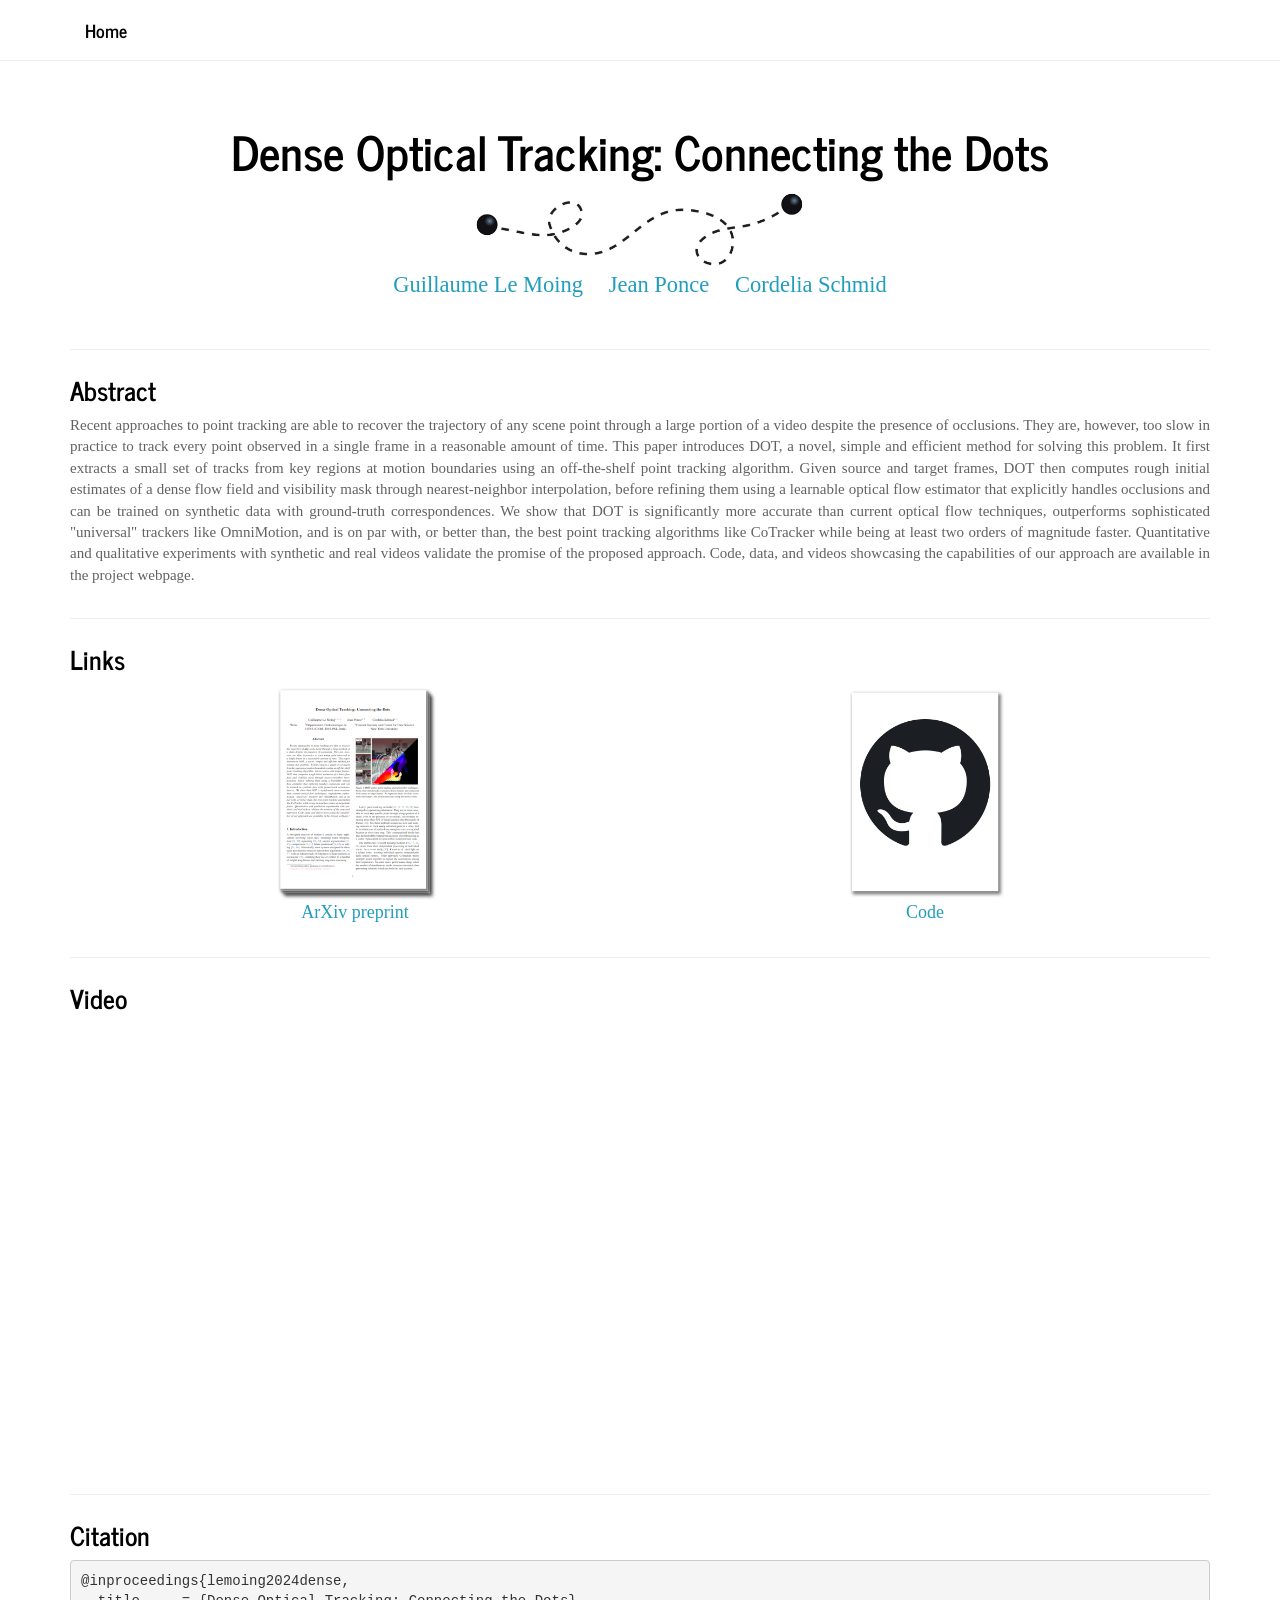
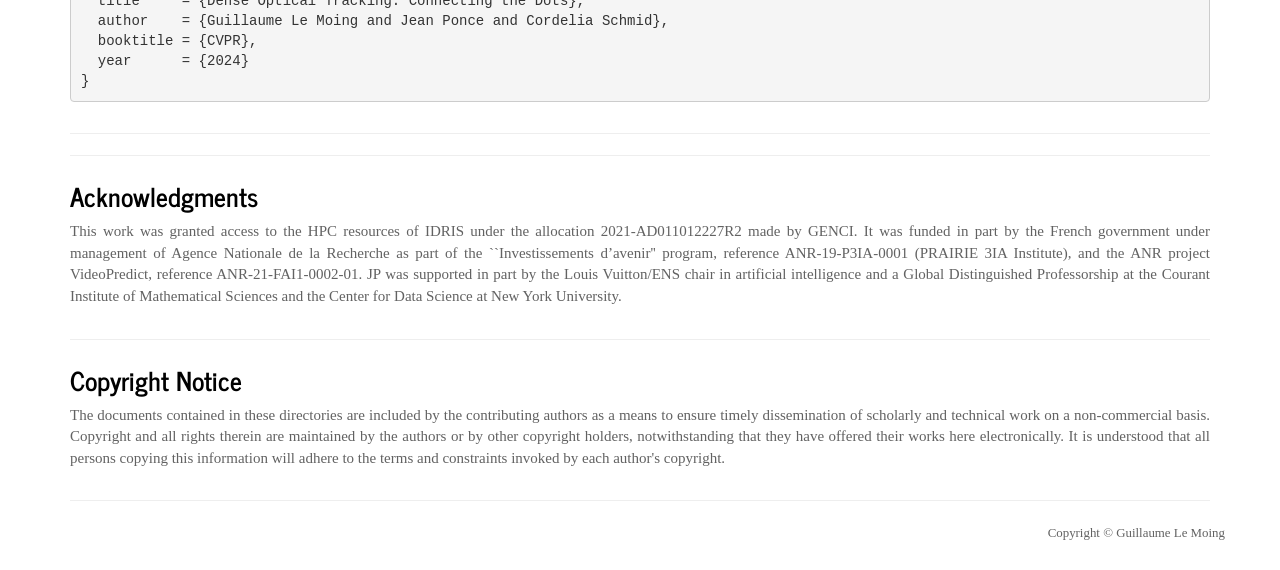
<file: dot/index.html>
<!DOCTYPE html>
<html lang="en">
<head>
    <meta charset="utf-8">
    <meta name="viewport" content="width=device-width, initial-scale=1.0">
    <meta name="description" content="Dense Optical Tracking: Connecting the Dots">
    <meta name="author" content="WILLOW team">
    <title>Dense Optical Tracking: Connecting the Dots</title>

    <link rel='icon' href='../favicon.ico' type='image/x-icon'>
    <link href="../css/bootstrap.min.css" rel="stylesheet">
    <link rel="stylesheet" href="../assets/font-awesome-4.7.0/css/font-awesome.min.css"/>
</head>

<body>

<!-- Navigation bar -->
<div class="navbar navbar-default  navbar-fixed-top bg-info">
    <div class="container">
        <div class="navbar-header">

            <button class="navbar-toggle" type="button" data-toggle="collapse" data-target="#navbar-main">
                <span class="icon-bar"></span>
                <span class="icon-bar"></span>
                <span class="icon-bar"></span>
            </button>
        </div>
        <div class="navbar-collapse collapse" id="navbar-main">

            <ul class="nav navbar-nav navbar-left">
                <li><a href="../">Home</a></li>
            </ul>
        </div>
    </div>
</div>

<div style="height:80px;"></div>
<div style="height:40px;"></div>

<!-- CONTENTS -->
<div class="container">

    <div class="row">
        <div class="col-md-12">
            <h1><p style="text-align:center; font-size: 1.2em; margin-bottom: 10px;">Dense Optical Tracking: Connecting the Dots</p></h1>
            <img style='width: 30%; object-fit: contain; display: block; margin-left: auto; margin-right: auto;'
                     src="../content/media/dot/dots.png"
                     alt="pdf">
        </div>
    </div>

    <div class="text-center" style="font-size: 1.5em; margin-bottom: 80px;">
        <div class="col-md-12">
            <a href="https://16lemoing.github.io">Guillaume Le Moing</a>
            <a href="https://www.di.ens.fr/~ponce" style="margin-left: 20px;">Jean Ponce</a>
            <a href="https://thoth.inrialpes.fr/~schmid" style="margin-left: 20px;">Cordelia Schmid</a>
        </div>
    </div>

    <!--    <div class="row">-->
    <!--        <div class="col-md-12">-->
    <!--            <p style="text-align:center; font-size: 2em;margin-bottom: 20px;">arXiv 2022</p>-->
    <!--        </div>-->
    <!--    </div>-->


    <hr>

    <div class="row" style="padding-top:60px; margin-top:-60px;">
        <div class="col-md-12">
            <h3>Abstract</h3>
            <p style="text-align: justify;">
                Recent approaches to point tracking are able to recover the trajectory of any scene point through a large portion of a video despite
                the presence of occlusions. They are, however, too slow in practice to track every point observed in a single frame in a reasonable
                amount of time. This paper introduces DOT, a novel, simple and efficient method for solving this problem. It first extracts a
                small set of tracks from key regions at motion boundaries using an off-the-shelf point tracking algorithm. Given source and target
                frames, DOT then computes rough initial estimates of a dense flow field and visibility mask through nearest-neighbor interpolation,
                before refining them using a learnable optical flow estimator that explicitly handles occlusions and can be trained on synthetic
                data with ground-truth correspondences. We show that DOT is significantly more accurate than current optical flow techniques,
                outperforms sophisticated "universal" trackers like OmniMotion, and is on par with, or better than, the best point tracking
                algorithms like CoTracker while being at least two orders of magnitude faster. Quantitative and qualitative experiments with
                synthetic and real videos validate the promise of the proposed approach. Code, data, and videos showcasing the capabilities of our
                approach are available in the project webpage.
            </p>
        </div>
    </div>

    <hr>

    <div class="row" style="padding-top:60px; margin-top:-60px;">
        <div class="col-md-12">
            <h3>Links</h3>
            <div class="col-md-6">
                <img style='width: 30%; object-fit: contain; display: block; margin-left: auto; margin-right: auto;'
                     src="../content/media/dot/arxiv23_pdf.png"
                     alt="pdf">
                <p style="text-align:center; font-size: 1.2em; margin-bottom: 10px;"><a href="https://arxiv.org/abs/2312.00786">ArXiv preprint</a></p>
            </div>
            <div class="col-md-6">
                <img style='width: 30%; object-fit: contain; display: block; margin-left: auto; margin-right: auto;' src="../content/media/code.png" alt="code">
                <p style="text-align:center; font-size: 1.2em; margin-bottom: 10px;"><a href="https://github.com/16lemoing/dot">Code</a></p>
            </div>
        </div>
    </div>

    <hr>

    <div class="row" style="padding-top:60px; margin-top:-60px;">
        <div class="col-md-12">
            <h3>Video</h3>
            <vid>
<!--                <iframe width="858" height="480" src="https://www.youtube.com/embed/H0Rvq0OL87Y" allowfullscreen></iframe>-->
                <iframe width="800" height="450" src="https://www.youtube.com/embed/H0Rvq0OL87Y?si=UblT5-CcO77PWSj6" title="YouTube video player" frameborder="0" allow="accelerometer; autoplay; clipboard-write; encrypted-media; gyroscope; picture-in-picture; web-share" allowfullscreen></iframe>
            </vid>

        </div>
    </div>

    <hr>

    <div class="row" style="padding-top:60px; margin-top:-60px;">
        <div class="col-md-12">
            <h3>Citation</h3>
            <pre><tt>@inproceedings{lemoing2024dense,
  title &nbsp&nbsp&nbsp&nbsp= {Dense Optical Tracking: Connecting the Dots},
  author &nbsp&nbsp = {Guillaume Le Moing and Jean Ponce and Cordelia Schmid},
  booktitle = {CVPR},
  year &nbsp&nbsp&nbsp&nbsp&nbsp= {2024}
}</tt></pre>
        </div>
    </div>

    <hr>

    <hr style="margin-top:10px;">

    <div class="row" style="padding-top:60px; margin-top:-60px;">
        <div class="col-md-12">
            <h3>Acknowledgments</h3>
            <p style="text-align: justify;">
                This work was granted access to the HPC resources of IDRIS under the allocation 2021-AD011012227R2 made by GENCI. It was funded in part by the
                French government under management of Agence Nationale de la Recherche as part of the ``Investissements d’avenir'' program, reference
                ANR-19-P3IA-0001 (PRAIRIE 3IA Institute), and the ANR project VideoPredict, reference ANR-21-FAI1-0002-01.
                JP was supported in part by the Louis Vuitton/ENS chair in artificial intelligence and a Global Distinguished Professorship at the Courant
                Institute of Mathematical Sciences and the Center for Data Science at New York University.
            </p>
        </div>
    </div>

    <hr>

    <div class="row" style="padding-top:60px; margin-top:-60px;">
        <div class="col-md-12">
            <h3>Copyright Notice</h3>
            <p style="text-align: justify;">
                The documents contained in these directories are included by the contributing authors as a means to ensure timely dissemination of scholarly and
                technical work on a non-commercial basis. Copyright and all rights therein are maintained by the authors or by other copyright holders,
                notwithstanding that they have offered their works here electronically. It is understood that all persons copying this information will adhere
                to the terms and constraints invoked by each author's copyright.
            </p>
        </div>
    </div>


    <hr>

    <div class="container">
        <footer>
            <p align="right"><small>Copyright © Guillaume Le Moing</p>
        </footer>
        <div style="height:10px;"></div>
    </div>

    <!-- Bootstrap core JavaScript -->
    <!-- Placed at the end of the document so the pages load faster -->
    <script src="../jq/jquery-1.11.1.min.js"></script>
    <script src="../js/bootstrap.min.js"></script>
    <script src="../js/docs.min.js"></script>

</div>


</body>
</html>
</file>
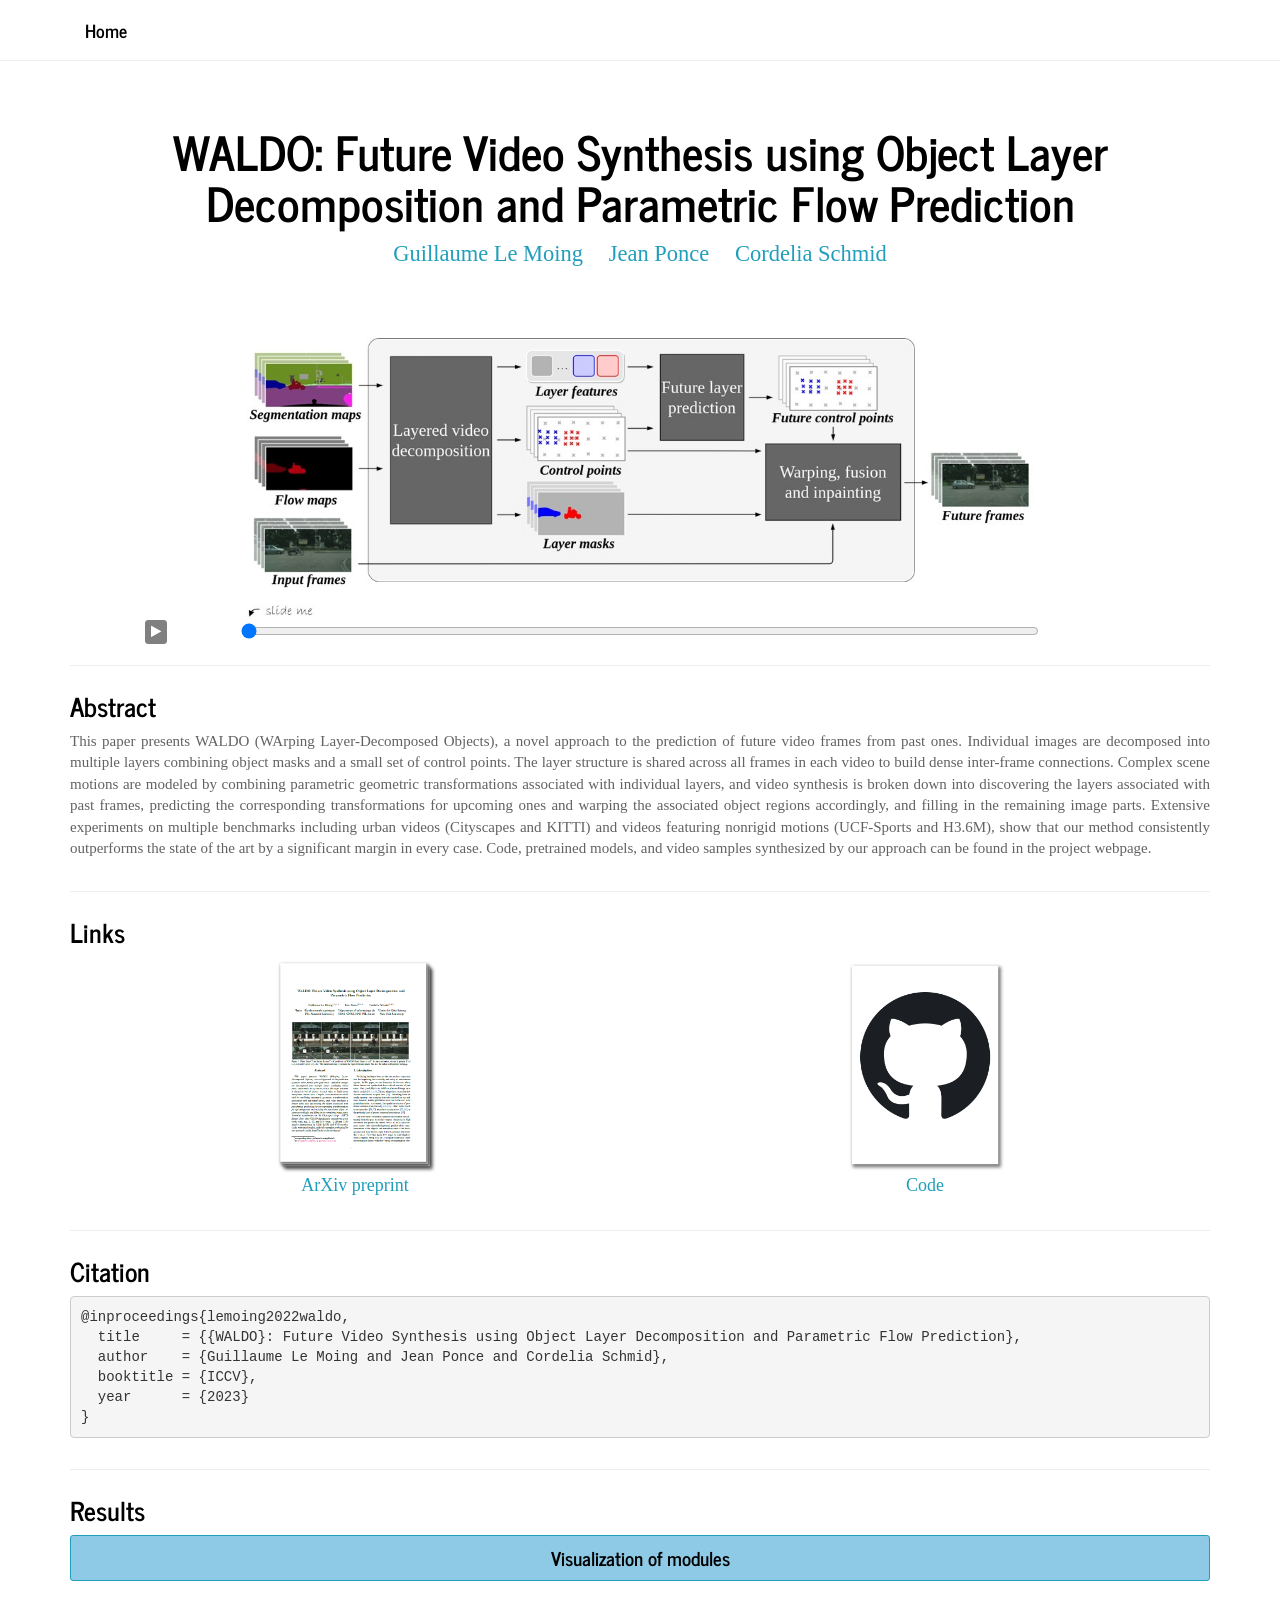
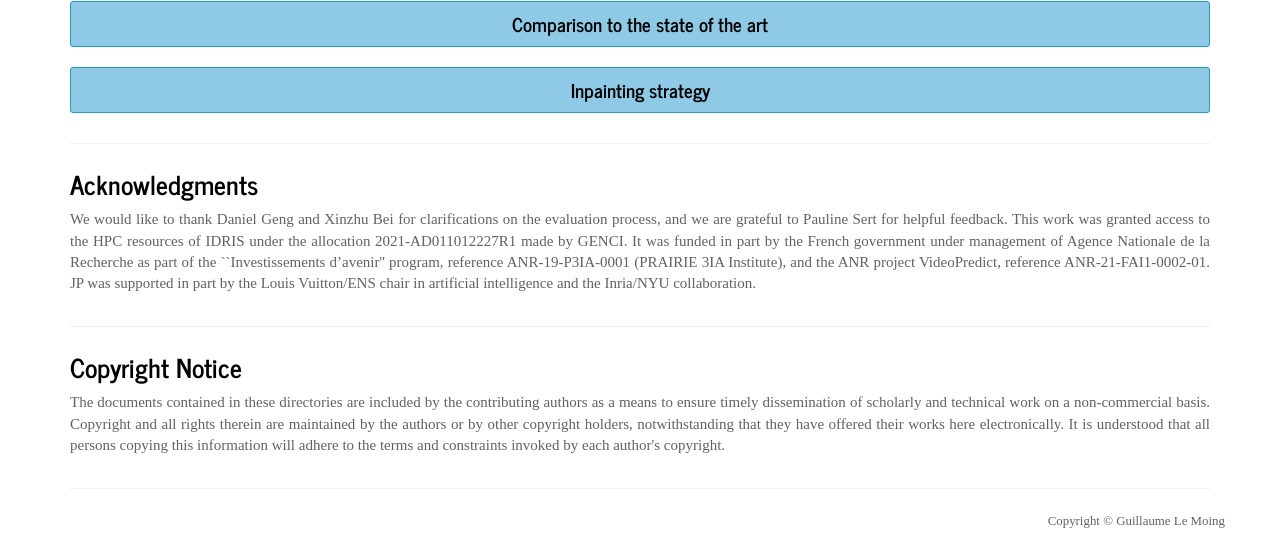
<file: waldo/index.html>
<!DOCTYPE html>
<html lang="en">
<head>
    <meta charset="utf-8">
    <meta name="viewport" content="width=device-width, initial-scale=1.0">
    <meta name="description" content="WALDO: Future Video Synthesis using Object Layer Decomposition and Parametric Flow Prediction">
    <meta name="author" content="WILLOW team">
    <title>WALDO: Future Video Synthesis using Object Layer Decomposition and Parametric Flow Prediction</title>

    <link rel='icon' href='../favicon.ico' type='image/x-icon'>
    <link href="../css/bootstrap.min.css" rel="stylesheet">
    <link rel="stylesheet" href="../assets/font-awesome-4.7.0/css/font-awesome.min.css"/>
</head>

<body>

<!-- Navigation bar -->
<div class="navbar navbar-default  navbar-fixed-top bg-info">
    <div class="container">
        <div class="navbar-header">

            <button class="navbar-toggle" type="button" data-toggle="collapse" data-target="#navbar-main">
                <span class="icon-bar"></span>
                <span class="icon-bar"></span>
                <span class="icon-bar"></span>
            </button>
        </div>
        <div class="navbar-collapse collapse" id="navbar-main">

            <ul class="nav navbar-nav navbar-left">
                <li><a href="../">Home</a></li>
            </ul>
        </div>
    </div>
</div>

<div style="height:80px;"></div>
<div style="height:40px;"></div>

<!-- CONTENTS -->
<div class="container">

    <div class="row">
        <div class="col-md-12">
            <h1><p style="text-align:center; font-size: 1.2em; margin-bottom: 10px;">WALDO: Future Video Synthesis using Object Layer Decomposition and Parametric Flow Prediction</p></h1>
        </div>
    </div>

    <div class="text-center" style="font-size: 1.5em; margin-bottom: 100px;">
        <div class="col-md-12">
            <a href="https://16lemoing.github.io" style="margin-right: 20px;">Guillaume Le Moing</a>
            <a href="https://www.di.ens.fr/~ponce" style="margin-right: 20px;">Jean Ponce</a>
            <a href="https://thoth.inrialpes.fr/~schmid">Cordelia Schmid</a>
        </div>
    </div>

<!--    <div class="row">-->
<!--        <div class="col-md-12">-->
<!--            <p style="text-align:center; font-size: 2em;margin-bottom: 20px;">arXiv 2022</p>-->
<!--        </div>-->
<!--    </div>-->

    <img style='width: 70%; margin-left: auto; margin-right: auto; object-fit: contain; display: block;' src="../content/media/waldo/slider/slide1.JPG" id="framework" alt="framework">

    <div style='width: 15%; float:left;'>
        <div style="text-align:center">
            <button type="button" class="btn btn-success btn-xs" onclick='buttonPlayPress()'>
                <i class="fa fa-play" id="buttonPlay"></i>
            </button>
        </div>
    </div>
    <div class="slidecontainer" style='width: 70%; float:left; margin-top: 3px;'>
        <input type="range" min="1" max="9" value="1" class="slider" id="frameworkRange">
    </div>
    <div style="clear: both;"></div>


    <hr>

    <div class="row" style="padding-top:60px; margin-top:-60px;">
        <div class="col-md-12">
            <h3>Abstract</h3>
            <p style="text-align: justify;">
                This paper presents WALDO (WArping Layer-Decomposed Objects), a novel approach to the prediction of future video frames from past
                ones. Individual images are decomposed into multiple layers combining object masks and a small set of control points. The layer
                structure is shared across all frames in each video to build dense inter-frame connections. Complex scene motions are modeled by
                combining parametric geometric transformations associated with individual layers, and video synthesis is broken down into
                discovering the layers associated with past frames, predicting the corresponding transformations for upcoming ones and warping the
                associated object regions accordingly, and filling in the remaining image parts. Extensive experiments on multiple benchmarks
                including urban videos (Cityscapes and KITTI) and videos featuring nonrigid motions (UCF-Sports and H3.6M), show that our method
                consistently outperforms the state of the art by a significant margin in every case. Code, pretrained models, and video samples
                synthesized by our approach can be found in the project webpage.
            </p>
        </div>
    </div>

    <hr>

    <div class="row" style="padding-top:60px; margin-top:-60px;">
        <div class="col-md-12">
            <h3>Links</h3>
            <div class="col-md-6">
                <img style='width: 30%; object-fit: contain; display: block; margin-left: auto; margin-right: auto;' src="../content/media/waldo/arxiv22_pdf.png"
                     alt="pdf">
                <p style="text-align:center; font-size: 1.2em; margin-bottom: 10px;"><a href="https://arxiv.org/abs/2211.14308">ArXiv preprint</a></p>
            </div>
            <div class="col-md-6">
                <img style='width: 30%; object-fit: contain; display: block; margin-left: auto; margin-right: auto;' src="../content/media/code.png" alt="code">
                <p style="text-align:center; font-size: 1.2em; margin-bottom: 10px;"><a href="https://github.com/16lemoing/waldo">Code</a></p>
<!--                <p style="text-align:center; font-size: 1.2em; margin-bottom: 10px;"><a href="https://github.com/16lemoing/waldo">Code</a></p>-->
            </div>
        </div>
    </div>

    <hr>

    <div class="row" style="padding-top:60px; margin-top:-60px;">
        <div class="col-md-12">
            <h3>Citation</h3>
            <pre><tt>@inproceedings{lemoing2022waldo,
  title &nbsp&nbsp&nbsp&nbsp= {{WALDO}: Future Video Synthesis using Object Layer Decomposition and Parametric Flow Prediction},
  author &nbsp&nbsp = {Guillaume Le Moing and Jean Ponce and Cordelia Schmid},
  booktitle = {ICCV},
  year &nbsp&nbsp&nbsp&nbsp&nbsp= {2023}
}</tt></pre>
        </div>
    </div>

    <hr>

    <div class="row" style="padding-top:60px; margin-top:-60px;">
        <div class="col-md-12">
            <h3>Results</h3>

            <button type="button" style="width: 100%; margin-bottom:20px" class="btn btn-primary btn-xs" data-toggle="collapse" data-target="#vis">
                <h4 style="text-align:center">Visualization of modules</h4>
            </button>

            <div id="vis" class="collapse">
                <div class="content-box">
                    <h4 style="margin-top:0px;">Layer video decomposition</h4>
                    <p style="font-style: italic;">Layer masks and control points automatically extracted by WALDO from the videos</p>
                    <div style='text-align:center;'>
                        <video muted controls style='width: 80%;' autoplay loop playsinline>
                            <source src="../content/media/waldo/mp4/lvd.mp4" type="video/mp4">
                            Your browser does not support the video tag.
                        </video>
                    </div>
                </div>

                <div class="content-box">
                    <h4 style="margin-top:0px;">Future layer prediction</h4>
                    <p style="font-style: italic;">Motion vectors between predicted control points and past ones overlayed over the ground-truth video</p>
                    <div style='text-align:center;'>
                        <video muted controls style='width: 80%;' autoplay loop playsinline>
                            <source src="../content/media/waldo/mp4/flp.mp4" type="video/mp4">
                            Your browser does not support the video tag.
                        </video>
                    </div>
                </div>

                <div class="content-box">
                    <h4 style="margin-top:0px;">Warping, fusion and inpainting</h4>
                    <p style="font-style: italic;">Actual synthesis of future frames which consists in warping input ones and filling in the empty image parts</p>
                    <div style='text-align:center;'>
                        <video muted controls style='width: 80%;' autoplay loop playsinline>
                            <source src="../content/media/waldo/mp4/wfi.mp4" type="video/mp4">
                            Your browser does not support the video tag.
                        </video>
                    </div>
                </div>

                <div class="content-box">
                    <h4 style="margin-top:0px;">WALDO</h4>
                    <p style="font-style: italic;">Combining all modules</p>
                    <div style='text-align:center;'>
                        <video muted controls style='width: 80%;' autoplay loop playsinline>
                            <source src="../content/media/waldo/mp4/waldo.mp4" type="video/mp4">
                            Your browser does not support the video tag.
                        </video>
                    </div>
                </div>
            </div>

            <button type="button" style="width: 100%; margin-bottom:20px" class="btn btn-primary btn-xs" data-toggle="collapse" data-target="#sota">
                <h4 style="text-align:center">Comparison to the state of the art</h4>
            </button>

            <div id="sota" class="collapse">
                <div class="content-box">
                    <h4 style="margin-top:0px;">Short-term prediction</h4>
                    <p style="margin-bottom:0px;">Comparison to <a href="https://arxiv.org/abs/2004.00542">OMP</a> (CVPR'20), <a
                            href="https://arxiv.org/abs/2104.09498">VPCL</a> (CVPR'22) and <a href="https://arxiv.org/abs/2206.13454">VPVFI</a> (CVPR'22)
                    </p>
                    <p style="font-style: italic;">10 futures frames predicted from 4 past ones</p>
                    <div style='text-align:center;'>
                        <video muted controls style='width: 80%;' autoplay loop playsinline>
                            <source src="../content/media/waldo/mp4/sota.mp4" type="video/mp4">
                            Your browser does not support the video tag.
                        </video>
                    </div>
                </div>

                <div class="content-box">
                    <h4 style="margin-top:0px;">Long-term prediction</h4>
                    <p style="margin-bottom:0px;">Comparison to <a href="https://arxiv.org/abs/2108.02760">SLAMP</a> (ICCV'21) </p>
                    <p style="font-style: italic;">50 futures frames predicted from 4 past ones</p>
                    <div style='text-align:center;'>
                        <video muted controls style='width: 80%;' autoplay loop playsinline>
                            <source src="../content/media/waldo/mp4/long.mp4" type="video/mp4">
                            Your browser does not support the video tag.
                        </video>
                    </div>
                </div>

                <div class="content-box">
                    <h4 style="margin-top:0px;">Non-rigid prediction</h4>
                    <p style="margin-bottom:0px;">Comparison to <a href="https://arxiv.org/abs/2203.16084">STRPM</a> (CVPR'22)
                    </p>
                    <p style="font-style: italic;">10 futures frames predicted from 4 past ones</p>
                    <div style='text-align:center;'>
                        <video muted controls style='width: 80%;' autoplay loop playsinline>
                            <source src="../content/media/waldo/mp4/nonrigid.mp4" type="video/mp4">
                            Your browser does not support the video tag.
                        </video>
                    </div>
                </div>
            </div>

            <button type="button" style="width: 100%; margin-bottom:20px" class="btn btn-primary btn-xs" data-toggle="collapse" data-target="#inp">
                <h4 style="text-align:center">Inpainting strategy</h4>
            </button>

            <div id="inp" class="collapse">
                <div class="content-box">
                    <h4 style="margin-top:0px;">Ablation of our approach</h4>
                    <div style='text-align:center;'>
                        <video muted controls style='width: 80%;' autoplay loop playsinline>
                            <source src="../content/media/waldo/mp4/inp.mp4" type="video/mp4">
                            Your browser does not support the video tag.
                        </video>
                    </div>
                </div>
            </div>

        </div>
    </div>

    <hr style="margin-top:10px;">

    <div class="row" style="padding-top:60px; margin-top:-60px;">
        <div class="col-md-12">
            <h3>Acknowledgments</h3>
            <p style="text-align: justify;">
                We would like to thank Daniel Geng and Xinzhu Bei for clarifications on the evaluation process, and we are grateful to Pauline Sert for helpful
                feedback. This work was granted access to the HPC resources of IDRIS under the allocation 2021-AD011012227R1 made by GENCI. It was funded in
                part by the French government under management of Agence Nationale de la Recherche as part of the ``Investissements d’avenir'' program,
                reference ANR-19-P3IA-0001 (PRAIRIE 3IA Institute), and the ANR project VideoPredict, reference ANR-21-FAI1-0002-01. JP was supported in part
                by the Louis Vuitton/ENS chair in artificial intelligence and the Inria/NYU collaboration.
            </p>
        </div>
    </div>

    <hr>

    <div class="row" style="padding-top:60px; margin-top:-60px;">
        <div class="col-md-12">
            <h3>Copyright Notice</h3>
            <p style="text-align: justify;">
                The documents contained in these directories are included by the contributing authors as a means to ensure timely dissemination of scholarly and
                technical work on a non-commercial basis. Copyright and all rights therein are maintained by the authors or by other copyright holders,
                notwithstanding that they have offered their works here electronically. It is understood that all persons copying this information will adhere
                to the terms and constraints invoked by each author's copyright.
            </p>
        </div>
    </div>


    <hr>

    <div class="container">
        <footer>
            <p align="right"><small>Copyright © Guillaume Le Moing</p>
        </footer>
        <div style="height:10px;"></div>
    </div>

    <!-- Bootstrap core JavaScript -->
    <!-- Placed at the end of the document so the pages load faster -->
    <script src="../jq/jquery-1.11.1.min.js"></script>
    <script src="../js/bootstrap.min.js"></script>
    <script src="../js/docs.min.js"></script>

    <script>
        var slider = document.getElementById("frameworkRange");

        function updateSlide (value) {
            document.getElementById("framework").setAttribute("src", "../content/media/waldo/slider/slide" + value + ".JPG");
        }

        slider.oninput = function () {
            updateSlide(slider.value);
        }
    </script>

    <script>
        var state = 'pause';
        var slider = document.getElementById("frameworkRange");
        var buttonPlay = document.getElementById("buttonPlay");

        function incrementRange() {
           if (state == 'play') {
               if (slider.value < 25) {
                   slider.value++;
                   updateSlide(slider.value);
                   setTimeout('incrementRange()', 4000);
               } else {
                   slider.value = 1;
                   state = 'pause';
                   buttonPlay.setAttribute("class", "fa fa-play");
                   updateSlide(slider.value);
                   setTimeout('incrementRange()', 100);
               }
           } else {
               setTimeout('incrementRange()', 100);
           }
        }

        function buttonPlayPress() {
            if (state == 'play') {
                state = 'pause';
                buttonPlay.setAttribute("class", "fa fa-play");
            } else {
                state = 'play';
                buttonPlay.setAttribute("class", "fa fa-pause");
            }
        }
        setTimeout('incrementRange()', 100);
    </script>

</div>


</body>
</html>
</file>
<file: assets/academicons/css/academicons.css>
/*
 *  Academicons 1.9.1 by James Walsh (https://github.com/jpswalsh) and Katja Bercic (https://github.com/katjabercic)
 *  Fonts generated using FontForge - https://fontforge.org
 *  Square icons designed to be used alongside Font Awesome square icons - https://fortawesome.github.io/Font-Awesome/
 *  Licenses - Font: SIL OFL 1.1, CSS: MIT License
 */
@font-face {
    font-family: 'Academicons';
    font-style: normal;
    font-weight: 400;
    font-display: block;
    src:url('../fonts/academicons.eot');
    src:url('../fonts/academicons.eot') format('embedded-opentype'),
        url('../fonts/academicons.ttf') format('truetype'),
        url('../fonts/academicons.woff') format('woff'),
        url('../fonts/academicons.svg') format('svg');
}
.ai {
  font-family: 'Academicons';
  font-weight: 400;
  -moz-osx-font-smoothing: grayscale;
  -webkit-font-smoothing: antialiased;
  display: inline-block;
  font-style: normal;
  font-variant: normal;
  text-rendering: auto;
  line-height: 1;
}
.ai-academia:before {
  content: "\e9af";
}
.ai-academia-square:before {
  content: "\e93d";
}
.ai-acclaim:before {
  content: "\e92e";
}
.ai-acclaim-square:before {
  content: "\e93a";
}
.ai-acm:before {
  content: "\e93c";
}
.ai-acm-square:before {
  content: "\e95d";
}
.ai-acmdl:before {
  content: "\e96a";
}
.ai-acmdl-square:before {
  content: "\e9d3";
}
.ai-ads:before {
  content: "\e9cb";
}
.ai-ads-square:before {
  content: "\e94a";
}
.ai-africarxiv:before {
  content: "\e91b";
}
.ai-africarxiv-square:before {
  content: "\e90b";
}
.ai-arxiv:before {
  content: "\e974";
}
.ai-arxiv-square:before {
  content: "\e9a6";
}
.ai-biorxiv:before {
  content: "\e9a2";
}
.ai-biorxiv-square:before {
  content: "\e98b";
}
.ai-ceur:before {
  content: "\e96d";
}
.ai-ceur-square:before {
  content: "\e92f";
}
.ai-ciencia-vitae:before {
  content: "\e912";
}
.ai-ciencia-vitae-square:before {
  content: "\e913";
}
.ai-closed-access:before {
  content: "\e942";
}
.ai-closed-access-square:before {
  content: "\e943";
}
.ai-conversation:before {
  content: "\e94c";
}
.ai-conversation-square:before {
  content: "\e915";
}
.ai-coursera:before {
  content: "\e95f";
}
.ai-coursera-square:before {
  content: "\e97f";
}
.ai-crossref:before {
  content: "\e918";
}
.ai-crossref-square:before {
  content: "\e919";
}
.ai-cv:before {
  content: "\e9a5";
}
.ai-cv-square:before {
  content: "\e90a";
}
.ai-datacite:before {
  content: "\e91c";
}
.ai-datacite-square:before {
  content: "\e91d";
}
.ai-dataverse:before {
  content: "\e9f7";
}
.ai-dataverse-square:before {
  content: "\e9e4";
}
.ai-dblp:before {
  content: "\e94f";
}
.ai-dblp-square:before {
  content: "\e93f";
}
.ai-depsy:before {
  content: "\e97a";
}
.ai-depsy-square:before {
  content: "\e94b";
}
.ai-doi:before {
  content: "\e97e";
}
.ai-doi-square:before {
  content: "\e98f";
}
.ai-dryad:before {
  content: "\e97c";
}
.ai-dryad-square:before {
  content: "\e98c";
}
.ai-elsevier:before {
  content: "\e961";
}
.ai-elsevier-square:before {
  content: "\e910";
}
.ai-figshare:before {
  content: "\e981";
}
.ai-figshare-square:before {
  content: "\e9e7";
}
.ai-google-scholar:before {
  content: "\e9d4";
}
.ai-google-scholar-square:before {
  content: "\e9f9";
}
.ai-hal:before {
  content: "\e92c";
}
.ai-hal-square:before {
  content: "\e92d";
}
.ai-hypothesis:before {
  content: "\e95a";
}
.ai-hypothesis-square:before {
  content: "\e95b";
}
.ai-ideas-repec:before {
  content: "\e9ed";
}
.ai-ideas-repec-square:before {
  content: "\e9f8";
}
.ai-ieee:before {
  content: "\e929";
}
.ai-ieee-square:before {
  content: "\e9b9";
}
.ai-impactstory:before {
  content: "\e9cf";
}
.ai-impactstory-square:before {
  content: "\e9aa";
}
.ai-inaturalist:before {
  content: "\e900";
}
.ai-inaturalist-square:before {
  content: "\e901";
}
.ai-inpn:before {
  content: "\e902";
}
.ai-inpn-square:before {
  content: "\e903";
}
.ai-inspire:before {
  content: "\e9e9";
}
.ai-inspire-square:before {
  content: "\e9fe";
}
.ai-isidore:before {
  content: "\e936";
}
.ai-isidore-square:before {
  content: "\e954";
}
.ai-jstor:before {
  content: "\e938";
}
.ai-jstor-square:before {
  content: "\e944";
}
.ai-lattes:before {
  content: "\e9b3";
}
.ai-lattes-square:before {
  content: "\e99c";
}
.ai-mathoverflow:before {
  content: "\e9f6";
}
.ai-mathoverflow-square:before {
  content: "\e97b";
}
.ai-mendeley:before {
  content: "\e9f0";
}
.ai-mendeley-square:before {
  content: "\e9f3";
}
.ai-moodle:before {
  content: "\e907";
}
.ai-moodle-square:before {
  content: "\e908";
}
.ai-nakala:before {
  content: "\e940";
}
.ai-nakala-square:before {
  content: "\e941";
}
.ai-obp:before {
  content: "\e92a";
}
.ai-obp-square:before {
  content: "\e92b";
}
.ai-open-access:before {
  content: "\e939";
}
.ai-open-access-square:before {
  content: "\e9f4";
}
.ai-open-data:before {
  content: "\e966";
}
.ai-open-data-square:before {
  content: "\e967";
}
.ai-open-materials:before {
  content: "\e968";
}
.ai-open-materials-square:before {
  content: "\e969";
}
.ai-openedition:before {
  content: "\e946";
}
.ai-openedition-square:before {
  content: "\e947";
}
.ai-orcid:before {
  content: "\e9d9";
}
.ai-orcid-square:before {
  content: "\e9c3";
}
.ai-osf:before {
  content: "\e9ef";
}
.ai-osf-square:before {
  content: "\e931";
}
.ai-overleaf:before {
  content: "\e914";
}
.ai-overleaf-square:before {
  content: "\e98d";
}
.ai-philpapers:before {
  content: "\e98a";
}
.ai-philpapers-square:before {
  content: "\e96f";
}
.ai-piazza:before {
  content: "\e99a";
}
.ai-piazza-square:before {
  content: "\e90c";
}
.ai-preregistered:before {
  content: "\e906";
}
.ai-preregistered-square:before {
  content: "\e96b";
}
.ai-protocols:before {
  content: "\e952";
}
.ai-protocols-square:before {
  content: "\e953";
}
.ai-psyarxiv:before {
  content: "\e90e";
}
.ai-psyarxiv-square:before {
  content: "\e90f";
}
.ai-publons:before {
  content: "\e937";
}
.ai-publons-square:before {
  content: "\e94e";
}
.ai-pubmed:before {
  content: "\e99f";
}
.ai-pubmed-square:before {
  content: "\e97d";
}
.ai-pubpeer:before {
  content: "\e922";
}
.ai-pubpeer-square:before {
  content: "\e923";
}
.ai-researcherid:before {
  content: "\e91a";
}
.ai-researcherid-square:before {
  content: "\e95c";
}
.ai-researchgate:before {
  content: "\e95e";
}
.ai-researchgate-square:before {
  content: "\e99e";
}
.ai-ror:before {
  content: "\e948";
}
.ai-ror-square:before {
  content: "\e949";
}
.ai-sci-hub:before {
  content: "\e959";
}
.ai-sci-hub-square:before {
  content: "\e905";
}
.ai-scirate:before {
  content: "\e98e";
}
.ai-scirate-square:before {
  content: "\e99d";
}
.ai-scopus:before {
  content: "\e91e";
}
.ai-scopus-square:before {
  content: "\e91f";
}
.ai-semantic-scholar:before {
  content: "\e96e";
}
.ai-semantic-scholar-square:before {
  content: "\e96c";
}
.ai-springer:before {
  content: "\e928";
}
.ai-springer-square:before {
  content: "\e99b";
}
.ai-ssrn:before {
  content: "\e916";
}
.ai-ssrn-square:before {
  content: "\e917";
}
.ai-stackoverflow:before {
  content: "\e920";
}
.ai-stackoverflow-square:before {
  content: "\e921";
}
.ai-zenodo:before {
  content: "\e911";
}
.ai-zotero:before {
  content: "\e962";
}
.ai-zotero-square:before {
  content: "\e932";
}
/*  Duplication of the FontAwesome style classes using 'ai' in place of 'fa'. */
.ai-lg {
  font-size: 1.33333em;
  line-height: 0.75em;
  vertical-align: -.0667em;
}
.ai-xs {
  font-size: .75em;
}
.ai-sm {
  font-size: .875em;
}

.ai-1x {
  font-size: 1em;
}
.ai-2x {
  font-size: 2em;
}
.ai-3x {
  font-size: 3em;
}
.ai-4x {
  font-size: 4em;
}
.ai-5x {
  font-size: 5em;
}
.ai-6x {
  font-size: 6em;
}
.ai-7x {
  font-size: 7em;
}
.ai-8x {
  font-size: 8em;
}
.ai-9x {
  font-size: 9em;
}
.ai-10x {
  font-size: 10em;
}

.ai-fw {
  text-align: center;
  width: 1.25em;
}

.ai-ul {
  list-style-type: none;
  margin-left: 2.5em;
  padding-left: 0;
}
.ai-ul > li {
    position: relative;
}
.ai-li {
  left: -2em;
  position: absolute;
  text-align: center;
  width: 2em;
  line-height: inherit;
}

.ai-border {
border: solid 0.08em #eee;
border-radius: .1em;
  padding: .2em .25em .15em;
}

.ai-pull-left {
  float: left;
}
.ai-pull-right {
  float: right;
}
.ai.ai-pull-left {
  margin-right: .3em;
}
.ai.ai-pull-right {
  margin-right: .3em;
}

.ai-stack {
  display: inline-block;
  height: 2em;
  line-height: 2em;
  position: relative;
  vertical-align: middle;
  width: 2.5em;
}
.ai-stack-1x,
.ai-stack-2x {
  left: 0;
  position: absolute;
  text-align: center;
  width: 100%;
}
.ai-stack-1x {
  line-height: inherit;
}
.ai-stack-2x {
  font-size: 2em;
}
.ai-inverse {
  color: #fff;
}
</file>
